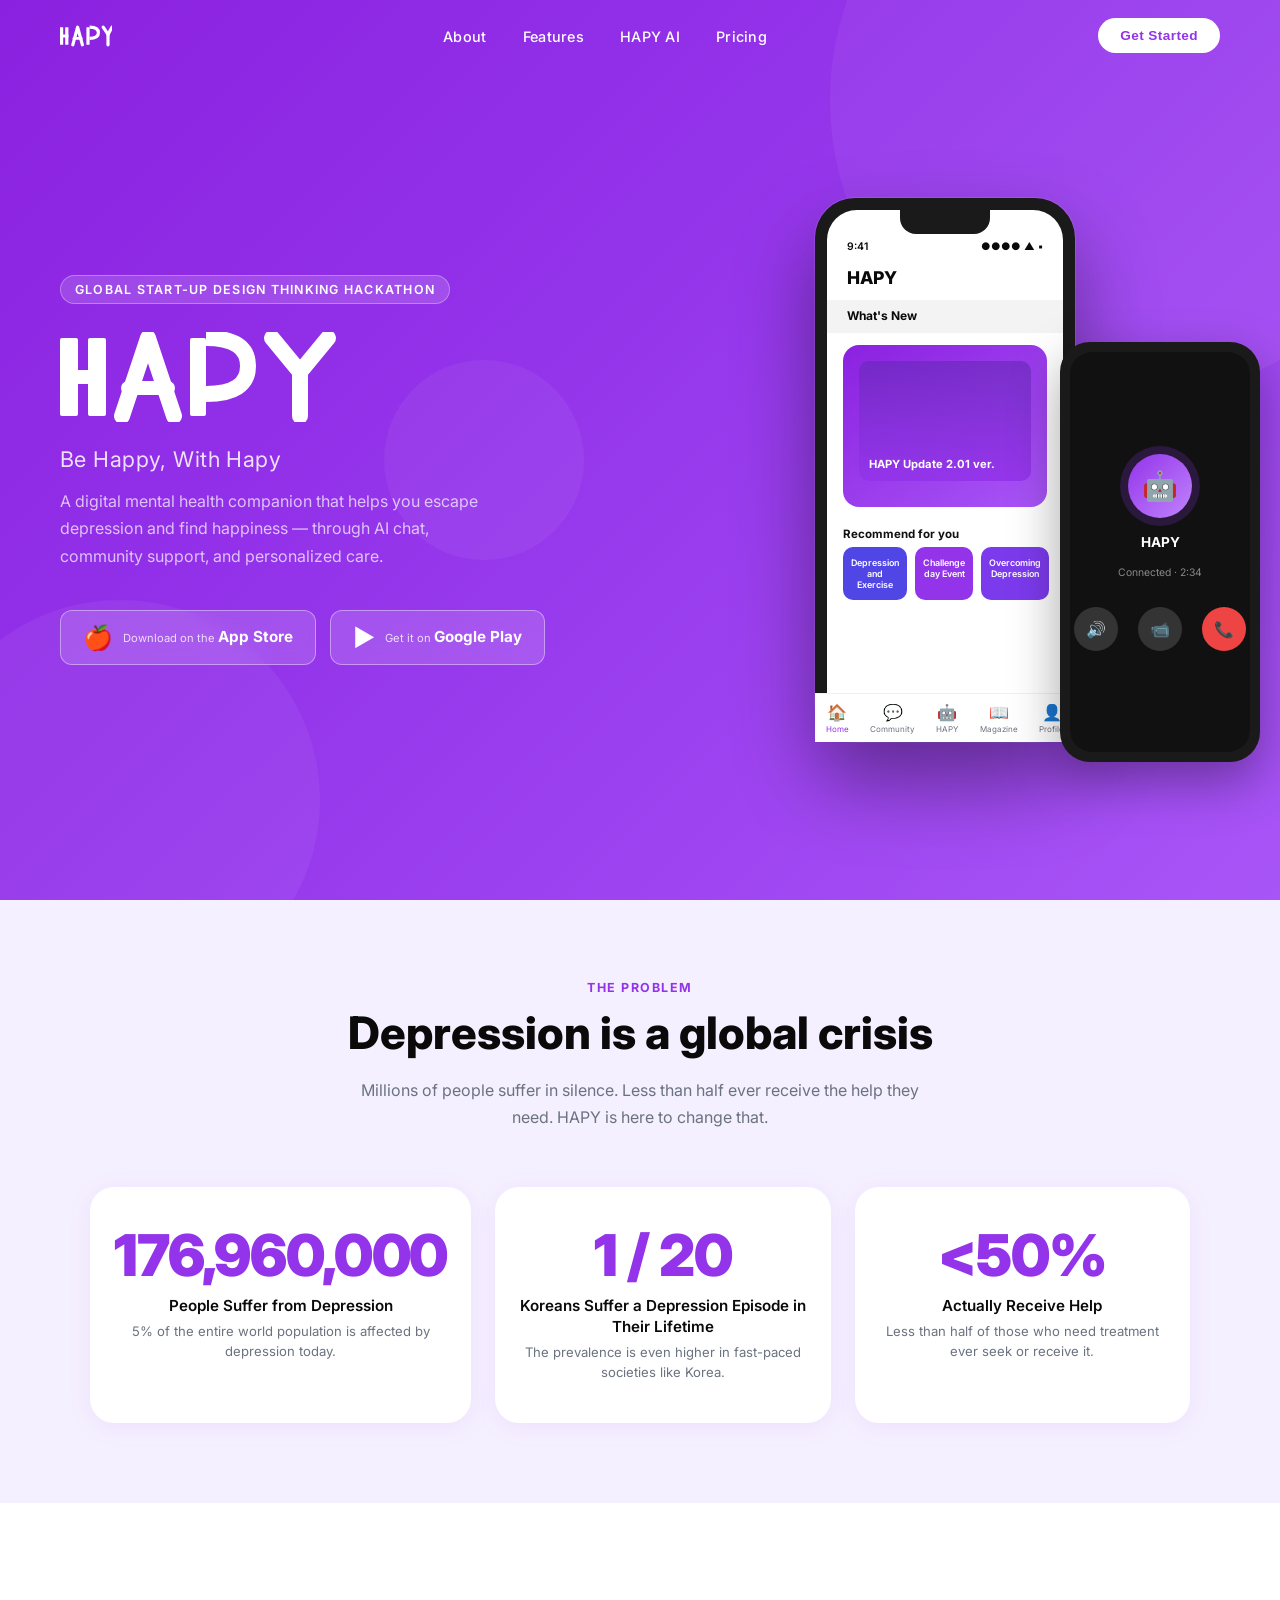
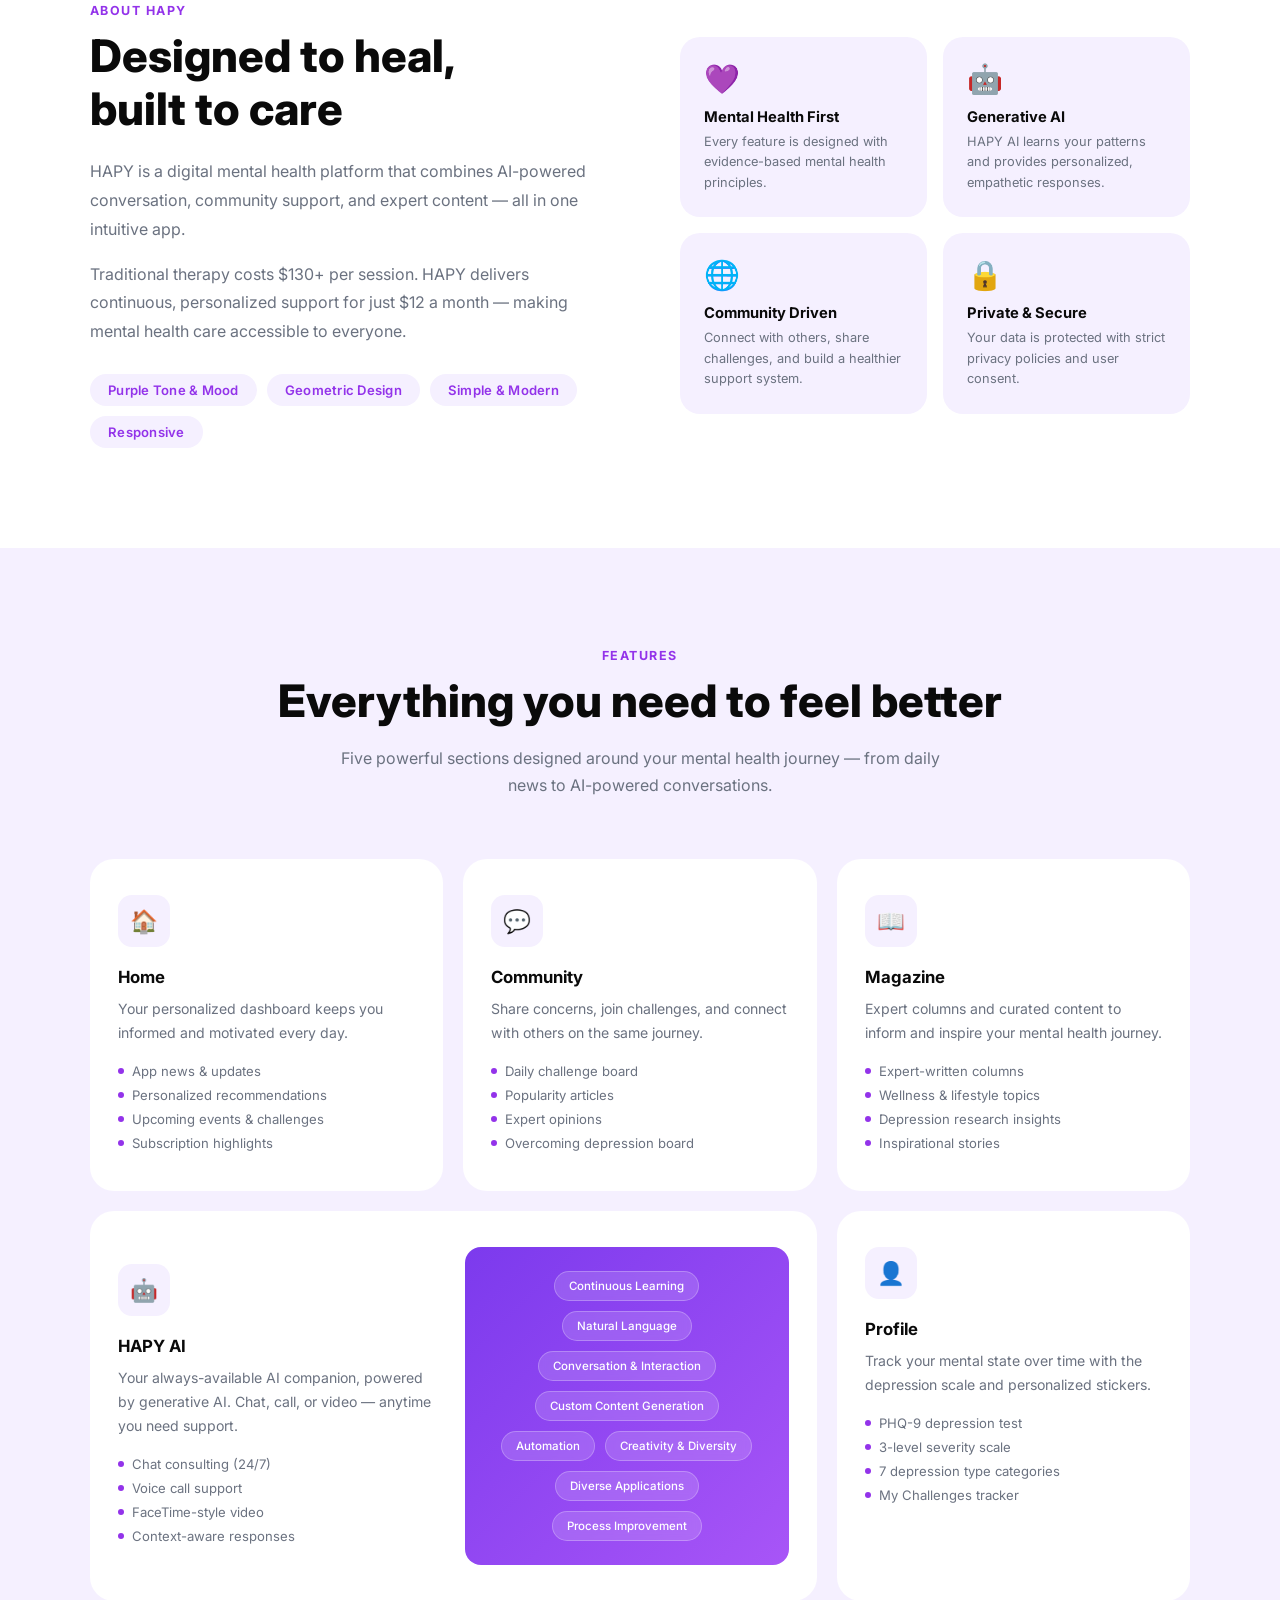
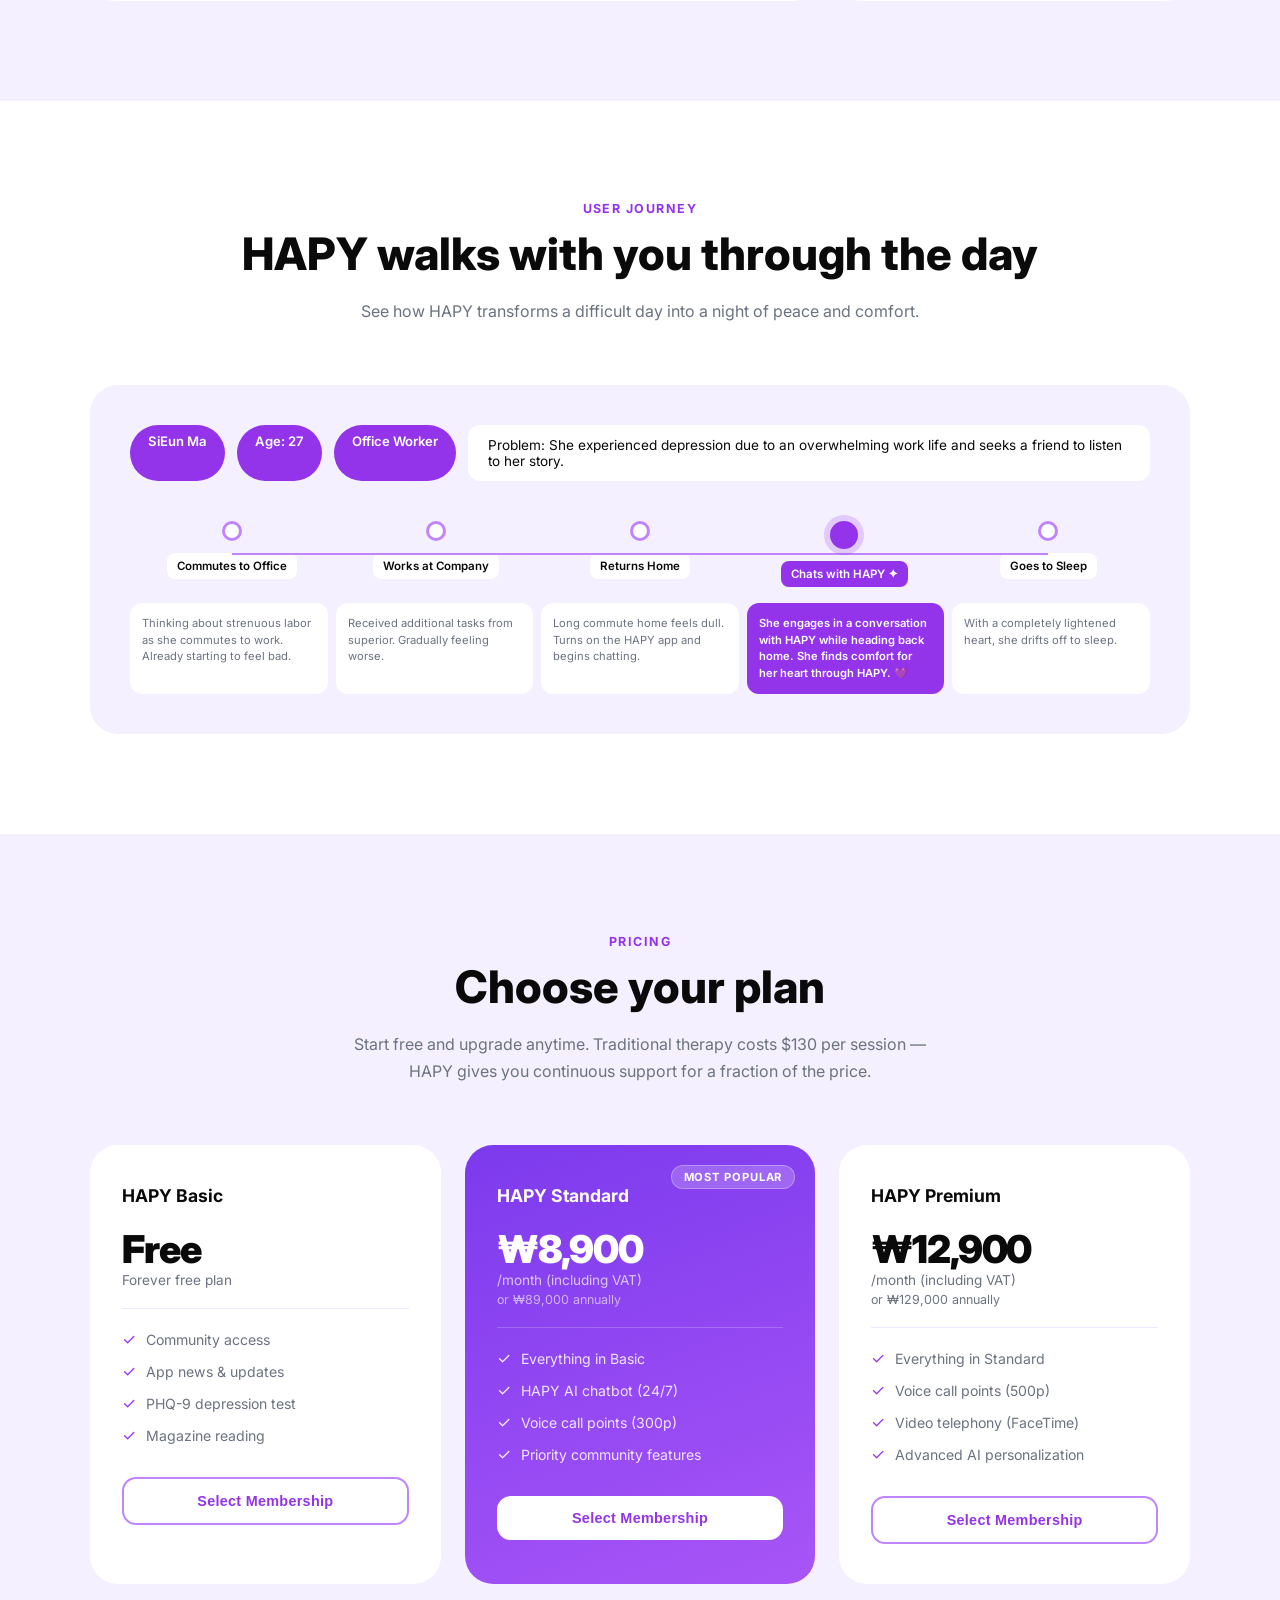
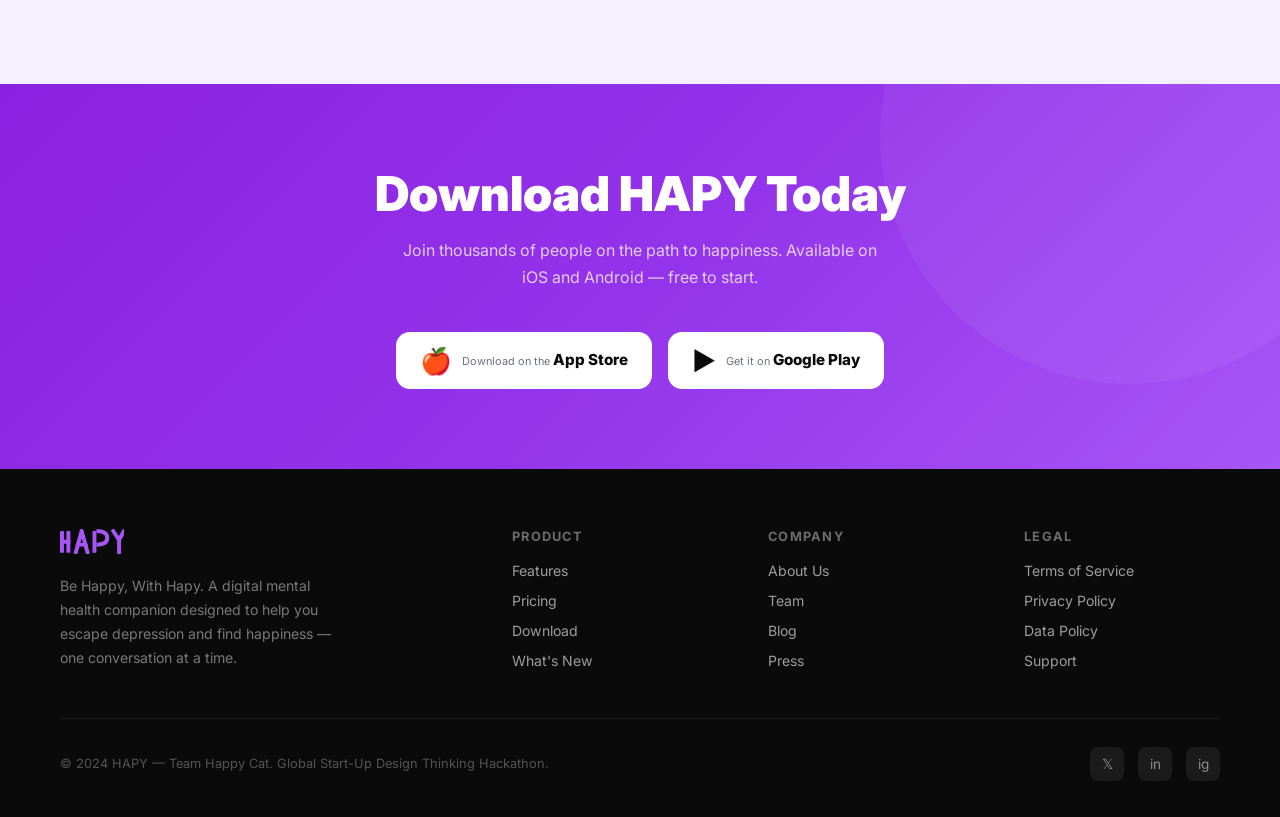
<file: index.html>
<!doctype html>
<html lang="en">
  <head>
    <meta charset="UTF-8" />
    <meta name="viewport" content="width=device-width, initial-scale=1.0" />
    <title>HAPY — Be Happy, With Hapy</title>
    <link rel="preconnect" href="https://fonts.googleapis.com" />
    <link rel="preconnect" href="https://fonts.gstatic.com" crossorigin />
    <link
      href="https://fonts.googleapis.com/css2?family=Inter:wght@300;400;500;600;700;800;900&display=swap"
      rel="stylesheet"
    />
    <style>
      :root {
        --purple: #9333ea;
        --purple-dark: #7c3aed;
        --purple-mid: #a855f7;
        --purple-light: #c084fc;
        --lavender: #f5f0ff;
        --lavender-2: #ede9fe;
        --white: #ffffff;
        --black: #0a0a0a;
        --gray: #6b7280;
        --gray-light: #f9f9f9;
      }
      *,
      *::before,
      *::after {
        margin: 0;
        padding: 0;
        box-sizing: border-box;
      }
      html {
        scroll-behavior: smooth;
      }
      body {
        font-family:
          "Inter",
          -apple-system,
          sans-serif;
        background: var(--white);
        color: var(--black);
        overflow-x: hidden;
      }

      /* ─── SCROLLBAR ─── */
      ::-webkit-scrollbar {
        width: 6px;
      }
      ::-webkit-scrollbar-track {
        background: var(--lavender);
      }
      ::-webkit-scrollbar-thumb {
        background: var(--purple-light);
        border-radius: 3px;
      }

      /* ─── NAV ─── */
      nav {
        position: fixed;
        top: 0;
        left: 0;
        right: 0;
        z-index: 100;
        display: flex;
        align-items: center;
        justify-content: space-between;
        padding: 18px 60px;
        background: transparent;
        transition:
          background 0.3s,
          box-shadow 0.3s,
          padding 0.3s;
      }
      nav.scrolled {
        background: rgba(255, 255, 255, 0.92);
        backdrop-filter: blur(16px);
        box-shadow: 0 2px 24px rgba(147, 51, 234, 0.12);
        padding: 12px 60px;
      }
      .nav-logo {
        display: flex;
        align-items: center;
        gap: 10px;
        cursor: pointer;
        text-decoration: none;
      }
      .nav-logo svg {
        width: 52px;
        height: 28px;
      }
      .nav-links {
        display: flex;
        gap: 36px;
        list-style: none;
      }
      .nav-links a {
        text-decoration: none;
        color: var(--white);
        font-weight: 500;
        font-size: 0.9rem;
        letter-spacing: 0.02em;
        transition: opacity 0.2s;
      }
      nav.scrolled .nav-links a {
        color: var(--black);
      }
      .nav-links a:hover {
        opacity: 0.65;
      }
      .nav-cta {
        background: var(--white);
        color: var(--purple);
        border: none;
        padding: 10px 22px;
        border-radius: 999px;
        font-weight: 700;
        font-size: 0.85rem;
        cursor: pointer;
        transition:
          transform 0.2s,
          box-shadow 0.2s;
        letter-spacing: 0.03em;
      }
      nav.scrolled .nav-cta {
        background: var(--purple);
        color: var(--white);
      }
      .nav-cta:hover {
        transform: translateY(-2px);
        box-shadow: 0 8px 24px rgba(147, 51, 234, 0.35);
      }

      /* ─── HERO ─── */
      .hero {
        min-height: 100vh;
        background: linear-gradient(
          135deg,
          #8b21e0 0%,
          #9333ea 40%,
          #a855f7 100%
        );
        display: flex;
        align-items: center;
        justify-content: center;
        position: relative;
        overflow: hidden;
        padding: 120px 60px 80px;
      }
      .hero-bg-circle {
        position: absolute;
        border-radius: 50%;
        background: rgba(255, 255, 255, 0.05);
      }
      .hero-bg-circle.c1 {
        width: 600px;
        height: 600px;
        top: -200px;
        right: -150px;
      }
      .hero-bg-circle.c2 {
        width: 400px;
        height: 400px;
        bottom: -100px;
        left: -80px;
      }
      .hero-bg-circle.c3 {
        width: 200px;
        height: 200px;
        top: 40%;
        left: 30%;
      }
      .hero-inner {
        display: grid;
        grid-template-columns: 1fr 1fr;
        gap: 60px;
        align-items: center;
        max-width: 1200px;
        width: 100%;
        position: relative;
        z-index: 2;
      }
      .hero-text {
        color: var(--white);
      }
      .hero-label {
        display: inline-block;
        background: rgba(255, 255, 255, 0.15);
        border: 1px solid rgba(255, 255, 255, 0.3);
        color: var(--white);
        font-size: 0.78rem;
        font-weight: 600;
        padding: 6px 14px;
        border-radius: 999px;
        letter-spacing: 0.1em;
        text-transform: uppercase;
        margin-bottom: 28px;
      }
      .hero-logo-wrap {
        margin-bottom: 20px;
      }
      .hero-logo-wrap svg {
        width: 320px;
        height: auto;
      }
      .hero-tagline {
        font-size: 1.35rem;
        font-weight: 400;
        opacity: 0.85;
        margin-bottom: 16px;
        letter-spacing: 0.02em;
      }
      .hero-desc {
        font-size: 1rem;
        opacity: 0.7;
        line-height: 1.7;
        max-width: 440px;
        margin-bottom: 40px;
      }
      .hero-btns {
        display: flex;
        gap: 14px;
        flex-wrap: wrap;
      }
      .btn-store {
        display: flex;
        align-items: center;
        gap: 10px;
        background: rgba(255, 255, 255, 0.15);
        border: 1.5px solid rgba(255, 255, 255, 0.4);
        color: var(--white);
        padding: 12px 22px;
        border-radius: 12px;
        font-size: 0.85rem;
        font-weight: 600;
        cursor: pointer;
        text-decoration: none;
        transition:
          background 0.2s,
          transform 0.2s,
          box-shadow 0.2s;
        backdrop-filter: blur(8px);
      }
      .btn-store:hover {
        background: rgba(255, 255, 255, 0.25);
        transform: translateY(-2px);
        box-shadow: 0 10px 30px rgba(0, 0, 0, 0.2);
      }
      .btn-store .store-icon {
        font-size: 1.5rem;
      }
      .btn-store .store-text {
        text-align: left;
        line-height: 1.3;
      }
      .btn-store .store-sub {
        font-size: 0.7rem;
        font-weight: 400;
        opacity: 0.8;
      }
      .btn-store .store-name {
        font-size: 0.95rem;
        font-weight: 700;
      }

      /* phone mockup */
      .hero-phone {
        display: flex;
        justify-content: center;
        align-items: flex-end;
        position: relative;
      }
      .phone-wrap {
        position: relative;
      }
      @keyframes float {
        0%,
        100% {
          transform: translateY(0);
        }
        50% {
          transform: translateY(-16px);
        }
      }
      .phone-outer {
        width: 260px;
        background: #1a1a1a;
        border-radius: 40px;
        padding: 12px;
        box-shadow:
          0 40px 80px rgba(0, 0, 0, 0.4),
          0 0 0 1px rgba(255, 255, 255, 0.1);
        position: relative;
      }
      .phone-inner {
        background: var(--white);
        border-radius: 30px;
        overflow: hidden;
        height: 520px;
      }
      .phone-notch {
        width: 90px;
        height: 24px;
        background: #1a1a1a;
        border-radius: 0 0 16px 16px;
        margin: 0 auto;
        position: relative;
        z-index: 10;
      }
      .phone-screen {
        padding: 0 0 16px;
        height: calc(520px - 24px);
        overflow: hidden;
      }
      .phone-status {
        display: flex;
        justify-content: space-between;
        align-items: center;
        padding: 6px 20px;
        font-size: 0.65rem;
        font-weight: 600;
        color: var(--black);
      }
      .phone-app-header {
        padding: 8px 20px 12px;
        font-size: 1.1rem;
        font-weight: 800;
        color: var(--black);
      }
      .phone-section-title {
        padding: 8px 20px 10px;
        font-size: 0.75rem;
        font-weight: 700;
        color: var(--black);
        background: #f3f3f3;
      }
      .phone-card {
        margin: 12px 16px;
        border-radius: 16px;
        overflow: hidden;
        background: linear-gradient(145deg, #8b21e0, var(--purple-mid));
        padding: 16px;
        color: var(--white);
      }
      .phone-card-img {
        width: 100%;
        height: 120px;
        background: linear-gradient(
          to bottom,
          rgba(100, 40, 180, 0.6),
          rgba(147, 51, 234, 0.9)
        );
        border-radius: 10px;
        margin-bottom: 10px;
        display: flex;
        align-items: flex-end;
        padding: 10px;
        font-size: 0.7rem;
        font-weight: 700;
      }
      .phone-recs {
        padding: 0 16px;
        display: flex;
        gap: 8px;
      }
      .phone-rec-chip {
        flex: 1;
        padding: 10px 8px;
        border-radius: 10px;
        font-size: 0.6rem;
        font-weight: 600;
        color: var(--white);
        text-align: center;
      }
      .chip-1 {
        background: #4f46e5;
      }
      .chip-2 {
        background: var(--purple);
      }
      .chip-3 {
        background: #7c3aed;
      }
      .phone-nav {
        position: absolute;
        bottom: 0;
        left: 0;
        right: 0;
        background: var(--white);
        border-top: 1px solid #f0f0f0;
        display: flex;
        justify-content: space-around;
        padding: 8px 0;
      }
      .phone-nav-item {
        display: flex;
        flex-direction: column;
        align-items: center;
        gap: 2px;
        font-size: 0.5rem;
        color: var(--gray);
        cursor: pointer;
      }
      .phone-nav-item.active {
        color: var(--purple);
      }
      .phone-nav-icon {
        font-size: 1rem;
      }
      /* second phone */
      .phone-wrap-2 {
        position: absolute;
        right: -40px;
        bottom: -20px;
        width: 200px;
      }
      @keyframes float2 {
        0%,
        100% {
          transform: translateY(0) rotate(3deg);
        }
        50% {
          transform: translateY(-12px) rotate(3deg);
        }
      }
      .phone-outer-2 {
        background: #1a1a1a;
        border-radius: 30px;
        padding: 10px;
        box-shadow: 0 20px 50px rgba(0, 0, 0, 0.35);
      }
      .phone-inner-2 {
        background: #111;
        border-radius: 22px;
        height: 400px;
        overflow: hidden;
        display: flex;
        flex-direction: column;
        align-items: center;
        justify-content: center;
        gap: 16px;
        padding: 20px;
      }
      .call-avatar {
        width: 64px;
        height: 64px;
        border-radius: 50%;
        background: linear-gradient(135deg, var(--purple), var(--purple-light));
        display: flex;
        align-items: center;
        justify-content: center;
        font-size: 1.8rem;
        box-shadow: 0 0 0 8px rgba(147, 51, 234, 0.2);
      }
      .call-name {
        color: var(--white);
        font-weight: 700;
        font-size: 0.85rem;
      }
      .call-status {
        color: rgba(255, 255, 255, 0.5);
        font-size: 0.65rem;
      }
      .call-btns {
        display: flex;
        gap: 20px;
        margin-top: 12px;
      }
      .call-btn {
        width: 44px;
        height: 44px;
        border-radius: 50%;
        display: flex;
        align-items: center;
        justify-content: center;
        font-size: 1rem;
      }
      .call-btn.audio {
        background: rgba(255, 255, 255, 0.15);
      }
      .call-btn.video {
        background: rgba(255, 255, 255, 0.15);
      }
      .call-btn.end {
        background: #ef4444;
      }

      /* ─── STATS ─── */
      .stats {
        background: var(--lavender);
        padding: 80px 60px;
      }
      .stats-inner {
        max-width: 1100px;
        margin: 0 auto;
        text-align: center;
      }
      .section-eyebrow {
        font-size: 0.78rem;
        font-weight: 700;
        letter-spacing: 0.12em;
        text-transform: uppercase;
        color: var(--purple);
        margin-bottom: 12px;
      }
      .section-title {
        font-size: clamp(1.8rem, 4vw, 2.8rem);
        font-weight: 800;
        color: var(--black);
        line-height: 1.2;
        margin-bottom: 16px;
      }
      .section-desc {
        font-size: 1rem;
        color: var(--gray);
        line-height: 1.7;
        max-width: 600px;
        margin: 0 auto 56px;
      }
      .stats-grid {
        display: grid;
        grid-template-columns: repeat(3, 1fr);
        gap: 24px;
      }
      .stat-card {
        background: var(--white);
        border-radius: 24px;
        padding: 40px 24px;
        box-shadow: 0 4px 24px rgba(147, 51, 234, 0.08);
        transition:
          transform 0.3s,
          box-shadow 0.3s;
      }
      .stat-card:hover {
        transform: translateY(-6px);
        box-shadow: 0 16px 48px rgba(147, 51, 234, 0.16);
      }
      .stat-num {
        font-size: clamp(2.4rem, 5vw, 3.6rem);
        font-weight: 900;
        color: var(--purple);
        line-height: 1;
        margin-bottom: 10px;
        letter-spacing: -0.02em;
      }
      .stat-label {
        font-size: 0.95rem;
        color: var(--black);
        font-weight: 600;
        line-height: 1.4;
      }
      .stat-sub {
        font-size: 0.82rem;
        color: var(--gray);
        margin-top: 6px;
        line-height: 1.5;
      }

      /* ─── ABOUT ─── */
      .about {
        padding: 100px 60px;
        background: var(--white);
      }
      .about-inner {
        max-width: 1100px;
        margin: 0 auto;
        display: grid;
        grid-template-columns: 1fr 1fr;
        gap: 80px;
        align-items: center;
      }
      .about-text .section-eyebrow,
      .about-text .section-title {
        text-align: left;
      }
      .about-text .section-title {
        margin-bottom: 20px;
      }
      .about-text p {
        font-size: 1rem;
        color: var(--gray);
        line-height: 1.8;
        margin-bottom: 16px;
      }
      .about-tags {
        display: flex;
        flex-wrap: wrap;
        gap: 10px;
        margin-top: 28px;
      }
      .about-tag {
        background: var(--lavender);
        color: var(--purple);
        padding: 8px 18px;
        border-radius: 999px;
        font-size: 0.82rem;
        font-weight: 600;
        letter-spacing: 0.02em;
      }
      .about-cards {
        display: grid;
        grid-template-columns: 1fr 1fr;
        gap: 16px;
      }
      .about-card {
        background: var(--lavender);
        border-radius: 20px;
        padding: 24px;
        transition: transform 0.3s;
      }
      .about-card:hover {
        transform: translateY(-4px);
      }
      .about-card-icon {
        font-size: 1.8rem;
        margin-bottom: 12px;
      }
      .about-card h4 {
        font-size: 0.92rem;
        font-weight: 700;
        color: var(--black);
        margin-bottom: 6px;
      }
      .about-card p {
        font-size: 0.8rem;
        color: var(--gray);
        line-height: 1.6;
      }

      /* ─── FEATURES ─── */
      .features {
        background: var(--lavender);
        padding: 100px 60px;
      }
      .features-inner {
        max-width: 1100px;
        margin: 0 auto;
        text-align: center;
      }
      .features-grid {
        display: grid;
        grid-template-columns: repeat(3, 1fr);
        gap: 20px;
        margin-top: 60px;
      }
      .feature-card {
        background: var(--white);
        border-radius: 24px;
        padding: 36px 28px;
        text-align: left;
        transition:
          transform 0.3s,
          box-shadow 0.3s;
        cursor: default;
        position: relative;
        overflow: hidden;
      }
      .feature-card::before {
        content: "";
        position: absolute;
        top: 0;
        left: 0;
        right: 0;
        height: 4px;
        background: linear-gradient(90deg, var(--purple), var(--purple-light));
        transform: scaleX(0);
        transform-origin: left;
        transition: transform 0.3s;
      }
      .feature-card:hover::before {
        transform: scaleX(1);
      }
      .feature-card:hover {
        transform: translateY(-6px);
        box-shadow: 0 20px 60px rgba(147, 51, 234, 0.14);
      }
      .feature-icon {
        width: 52px;
        height: 52px;
        border-radius: 14px;
        background: var(--lavender);
        display: flex;
        align-items: center;
        justify-content: center;
        font-size: 1.4rem;
        margin-bottom: 20px;
      }
      .feature-card h3 {
        font-size: 1.05rem;
        font-weight: 700;
        margin-bottom: 10px;
      }
      .feature-card p {
        font-size: 0.88rem;
        color: var(--gray);
        line-height: 1.7;
      }
      .feature-list {
        margin-top: 14px;
        padding-left: 0;
        list-style: none;
      }
      .feature-list li {
        font-size: 0.82rem;
        color: var(--gray);
        padding: 4px 0;
        display: flex;
        align-items: center;
        gap: 8px;
      }
      .feature-list li::before {
        content: "";
        width: 6px;
        height: 6px;
        border-radius: 50%;
        background: var(--purple);
        flex-shrink: 0;
      }
      /* special large card */
      .feature-card.large {
        grid-column: span 2;
        display: grid;
        grid-template-columns: 1fr 1fr;
        gap: 24px;
        align-items: center;
      }
      .feature-ai-visual {
        background: linear-gradient(
          135deg,
          var(--purple-dark),
          var(--purple-mid)
        );
        border-radius: 16px;
        padding: 24px;
        display: flex;
        flex-wrap: wrap;
        gap: 10px;
        justify-content: center;
      }
      .ai-bubble {
        background: rgba(255, 255, 255, 0.15);
        border: 1px solid rgba(255, 255, 255, 0.25);
        color: var(--white);
        font-size: 0.72rem;
        font-weight: 500;
        padding: 7px 14px;
        border-radius: 999px;
        backdrop-filter: blur(4px);
      }

      /* ─── JOURNEY ─── */
      .journey {
        background: var(--white);
        padding: 100px 60px;
      }
      .journey-inner {
        max-width: 1100px;
        margin: 0 auto;
        text-align: center;
      }
      .journey-map {
        margin-top: 60px;
        background: var(--lavender);
        border-radius: 28px;
        padding: 40px;
        position: relative;
      }
      .journey-persona {
        display: flex;
        gap: 12px;
        margin-bottom: 40px;
        flex-wrap: wrap;
      }
      .persona-chip {
        background: var(--purple);
        color: var(--white);
        padding: 8px 18px;
        border-radius: 999px;
        font-size: 0.82rem;
        font-weight: 600;
      }
      .persona-problem {
        background: var(--white);
        padding: 12px 20px;
        border-radius: 12px;
        font-size: 0.85rem;
        color: var(--black);
        text-align: left;
        flex: 1;
      }
      .journey-timeline {
        display: grid;
        grid-template-columns: repeat(5, 1fr);
        gap: 0;
        position: relative;
      }
      .journey-timeline::before {
        content: "";
        position: absolute;
        top: 32px;
        left: 10%;
        right: 10%;
        height: 2px;
        background: var(--purple-light);
      }
      .journey-step {
        display: flex;
        flex-direction: column;
        align-items: center;
        gap: 12px;
        padding: 0 8px;
      }
      .journey-dot {
        width: 20px;
        height: 20px;
        border-radius: 50%;
        background: var(--white);
        border: 3px solid var(--purple-light);
        position: relative;
        z-index: 2;
        flex-shrink: 0;
        transition: transform 0.3s;
      }
      .journey-dot.highlight {
        background: var(--purple);
        border-color: var(--purple);
        width: 28px;
        height: 28px;
        box-shadow: 0 0 0 6px rgba(147, 51, 234, 0.2);
      }
      .journey-stage {
        font-size: 0.72rem;
        font-weight: 600;
        color: var(--black);
        text-align: center;
        padding: 6px 10px;
        background: var(--white);
        border-radius: 8px;
      }
      .journey-cards {
        display: grid;
        grid-template-columns: repeat(5, 1fr);
        gap: 8px;
        margin-top: 16px;
      }
      .j-card {
        background: var(--white);
        border-radius: 12px;
        padding: 12px;
        font-size: 0.7rem;
        color: var(--gray);
        line-height: 1.5;
        text-align: left;
      }
      .j-card.highlight {
        background: var(--purple);
        color: var(--white);
        font-weight: 600;
      }

      /* ─── PRICING ─── */
      .pricing {
        background: var(--lavender);
        padding: 100px 60px;
      }
      .pricing-inner {
        max-width: 1100px;
        margin: 0 auto;
        text-align: center;
      }
      .pricing-grid {
        display: grid;
        grid-template-columns: repeat(3, 1fr);
        gap: 24px;
        margin-top: 60px;
      }
      .pricing-card {
        background: var(--white);
        border-radius: 28px;
        padding: 40px 32px;
        text-align: left;
        position: relative;
        overflow: hidden;
        transition:
          transform 0.3s,
          box-shadow 0.3s;
      }
      .pricing-card:hover {
        transform: translateY(-8px);
        box-shadow: 0 24px 64px rgba(147, 51, 234, 0.18);
      }
      .pricing-card.popular {
        background: linear-gradient(
          160deg,
          var(--purple-dark) 0%,
          var(--purple-mid) 100%
        );
        color: var(--white);
      }
      .popular-badge {
        position: absolute;
        top: 20px;
        right: 20px;
        background: rgba(255, 255, 255, 0.2);
        color: var(--white);
        font-size: 0.7rem;
        font-weight: 700;
        padding: 4px 12px;
        border-radius: 999px;
        letter-spacing: 0.08em;
        text-transform: uppercase;
        border: 1px solid rgba(255, 255, 255, 0.3);
      }
      .plan-name {
        font-size: 1.1rem;
        font-weight: 700;
        margin-bottom: 6px;
      }
      .pricing-card.popular .plan-name {
        color: var(--white);
      }
      .plan-price-wrap {
        margin: 20px 0;
      }
      .plan-price {
        font-size: 2.4rem;
        font-weight: 900;
        letter-spacing: -0.03em;
        color: var(--black);
      }
      .pricing-card.popular .plan-price {
        color: var(--white);
      }
      .plan-period {
        font-size: 0.85rem;
        color: var(--gray);
        font-weight: 400;
      }
      .pricing-card.popular .plan-period {
        color: rgba(255, 255, 255, 0.7);
      }
      .plan-annual {
        font-size: 0.78rem;
        color: var(--gray);
        margin-top: 4px;
      }
      .pricing-card.popular .plan-annual {
        color: rgba(255, 255, 255, 0.6);
      }
      .plan-divider {
        height: 1px;
        background: var(--lavender-2);
        margin: 20px 0;
      }
      .pricing-card.popular .plan-divider {
        background: rgba(255, 255, 255, 0.2);
      }
      .plan-features {
        list-style: none;
        display: flex;
        flex-direction: column;
        gap: 12px;
      }
      .plan-features li {
        display: flex;
        align-items: center;
        gap: 10px;
        font-size: 0.88rem;
        color: var(--gray);
      }
      .pricing-card.popular .plan-features li {
        color: rgba(255, 255, 255, 0.85);
      }
      .plan-features li .check {
        color: var(--purple);
        font-size: 1rem;
        flex-shrink: 0;
      }
      .pricing-card.popular .plan-features li .check {
        color: rgba(255, 255, 255, 0.9);
      }
      .plan-btn {
        width: 100%;
        margin-top: 32px;
        padding: 14px;
        border-radius: 14px;
        border: none;
        cursor: pointer;
        font-size: 0.9rem;
        font-weight: 700;
        letter-spacing: 0.02em;
        transition:
          transform 0.2s,
          box-shadow 0.2s;
      }
      .plan-btn:hover {
        transform: translateY(-2px);
        box-shadow: 0 8px 24px rgba(147, 51, 234, 0.3);
      }
      .plan-btn-outline {
        background: transparent;
        color: var(--purple);
        border: 2px solid var(--purple-light);
      }
      .plan-btn-outline:hover {
        background: var(--lavender);
      }
      .plan-btn-solid {
        background: var(--white);
        color: var(--purple);
      }

      /* ─── CTA BAND ─── */
      .cta-band {
        background: linear-gradient(
          135deg,
          #8b21e0 0%,
          #9333ea 50%,
          #a855f7 100%
        );
        padding: 80px 60px;
        text-align: center;
        position: relative;
        overflow: hidden;
      }
      .cta-band::before {
        content: "";
        position: absolute;
        width: 500px;
        height: 500px;
        border-radius: 50%;
        background: rgba(255, 255, 255, 0.05);
        top: -200px;
        right: -100px;
      }
      .cta-band h2 {
        font-size: clamp(2rem, 4vw, 3rem);
        font-weight: 900;
        color: var(--white);
        margin-bottom: 14px;
        position: relative;
      }
      .cta-band p {
        color: rgba(255, 255, 255, 0.75);
        font-size: 1rem;
        line-height: 1.7;
        max-width: 500px;
        margin: 0 auto 40px;
        position: relative;
      }
      .cta-store-btns {
        display: flex;
        gap: 16px;
        justify-content: center;
        flex-wrap: wrap;
        position: relative;
      }
      .cta-store-btn {
        display: flex;
        align-items: center;
        gap: 10px;
        background: var(--white);
        color: var(--black);
        padding: 13px 24px;
        border-radius: 14px;
        font-weight: 700;
        font-size: 0.88rem;
        text-decoration: none;
        transition:
          transform 0.2s,
          box-shadow 0.2s;
      }
      .cta-store-btn:hover {
        transform: translateY(-3px);
        box-shadow: 0 12px 32px rgba(0, 0, 0, 0.25);
      }
      .cta-store-btn .icon {
        font-size: 1.6rem;
      }
      .cta-store-btn .text {
        text-align: left;
        line-height: 1.3;
      }
      .cta-store-btn .sub {
        font-size: 0.68rem;
        color: var(--gray);
        font-weight: 400;
      }
      .cta-store-btn .name {
        font-size: 0.95rem;
        font-weight: 800;
      }

      /* ─── FOOTER ─── */
      footer {
        background: #0a0a0a;
        padding: 60px 60px 36px;
        color: rgba(255, 255, 255, 0.6);
      }
      .footer-top {
        display: grid;
        grid-template-columns: 2fr 1fr 1fr 1fr;
        gap: 60px;
        margin-bottom: 48px;
      }
      .footer-brand p {
        font-size: 0.88rem;
        line-height: 1.7;
        color: rgba(255, 255, 255, 0.45);
        max-width: 280px;
        margin-top: 16px;
      }
      .footer-col h5 {
        font-size: 0.8rem;
        font-weight: 700;
        letter-spacing: 0.1em;
        text-transform: uppercase;
        color: rgba(255, 255, 255, 0.4);
        margin-bottom: 16px;
      }
      .footer-col ul {
        list-style: none;
        display: flex;
        flex-direction: column;
        gap: 10px;
      }
      .footer-col ul a {
        text-decoration: none;
        color: rgba(255, 255, 255, 0.6);
        font-size: 0.88rem;
        transition: color 0.2s;
      }
      .footer-col ul a:hover {
        color: var(--purple-light);
      }
      .footer-bottom {
        border-top: 1px solid rgba(255, 255, 255, 0.08);
        padding-top: 28px;
        display: flex;
        justify-content: space-between;
        align-items: center;
        flex-wrap: wrap;
        gap: 12px;
      }
      .footer-bottom p {
        font-size: 0.8rem;
        color: rgba(255, 255, 255, 0.3);
      }
      .footer-social {
        display: flex;
        gap: 14px;
      }
      .social-btn {
        width: 34px;
        height: 34px;
        border-radius: 8px;
        background: rgba(255, 255, 255, 0.07);
        display: flex;
        align-items: center;
        justify-content: center;
        font-size: 0.85rem;
        text-decoration: none;
        color: rgba(255, 255, 255, 0.5);
        transition:
          background 0.2s,
          color 0.2s;
      }
      .social-btn:hover {
        background: var(--purple);
        color: var(--white);
      }

      /* ─── ANIMATIONS ─── */
      .fade-in {
        opacity: 0;
        transform: translateY(30px);
        transition:
          opacity 0.7s ease,
          transform 0.7s ease;
      }
      .fade-in.visible {
        opacity: 1;
        transform: translateY(0);
      }
      .fade-in-delay-1 {
        transition-delay: 0.1s;
      }
      .fade-in-delay-2 {
        transition-delay: 0.2s;
      }
      .fade-in-delay-3 {
        transition-delay: 0.3s;
      }
      .fade-in-delay-4 {
        transition-delay: 0.4s;
      }
      .fade-in-delay-5 {
        transition-delay: 0.5s;
      }

      /* ─── RESPONSIVE ─── */
      @media (max-width: 1024px) {
        nav {
          padding: 16px 32px;
        }
        nav.scrolled {
          padding: 12px 32px;
        }
        .hero {
          padding: 100px 32px 60px;
        }
        .hero-inner {
          grid-template-columns: 1fr;
          gap: 40px;
          text-align: center;
        }
        .hero-logo-wrap svg {
          width: 240px;
        }
        .hero-desc {
          max-width: 100%;
        }
        .hero-btns {
          justify-content: center;
        }
        .hero-phone {
          justify-content: center;
        }
        .phone-wrap-2 {
          display: none;
        }
        .about {
          padding: 70px 32px;
        }
        .about-inner {
          grid-template-columns: 1fr;
          gap: 40px;
        }
        .stats,
        .features,
        .journey,
        .pricing,
        .cta-band {
          padding: 70px 32px;
        }
        .stats-grid {
          grid-template-columns: 1fr;
          gap: 16px;
        }
        .features-grid {
          grid-template-columns: 1fr 1fr;
        }
        .feature-card.large {
          grid-column: span 2;
        }
        .pricing-grid {
          grid-template-columns: 1fr;
          max-width: 440px;
          margin: 60px auto 0;
        }
        .footer-top {
          grid-template-columns: 1fr 1fr;
          gap: 32px;
        }
      }
      @media (max-width: 640px) {
        nav {
          padding: 14px 20px;
        }
        nav.scrolled {
          padding: 10px 20px;
        }
        .nav-links {
          display: none;
        }
        .hero {
          padding: 90px 20px 50px;
        }
        .hero-logo-wrap svg {
          width: 180px;
        }
        .stats,
        .features,
        .journey,
        .pricing,
        .cta-band {
          padding: 60px 20px;
        }
        .about {
          padding: 60px 20px;
        }
        .features-grid {
          grid-template-columns: 1fr;
        }
        .feature-card.large {
          grid-column: span 1;
          display: block;
        }
        .journey-timeline {
          grid-template-columns: 1fr 1fr;
        }
        .journey-timeline::before {
          display: none;
        }
        .journey-cards {
          grid-template-columns: 1fr 1fr;
        }
        .footer-top {
          grid-template-columns: 1fr;
          gap: 24px;
        }
        footer {
          padding: 48px 20px 28px;
        }
        .footer-bottom {
          flex-direction: column;
          text-align: center;
        }
      }
    </style>
  </head>
  <body>
    <!-- ─── NAVIGATION ─── -->
    <nav id="navbar">
      <a class="nav-logo" href="#">
        <!-- HAPY SVG Logo (geometric) -->
        <svg
          viewBox="0 0 130 52"
          fill="none"
          xmlns="http://www.w3.org/2000/svg"
        >
          <!-- H (double bar style) -->
          <rect x="0" y="4" width="8" height="44" rx="1" fill="white" />
          <rect x="13" y="4" width="8" height="44" rx="1" fill="white" />
          <rect x="0" y="22" width="21" height="8" rx="1" fill="white" />
          <!-- A -->
          <path
            d="M32 48 L44 4 L56 48"
            stroke="white"
            stroke-width="8"
            stroke-linejoin="round"
            fill="none"
            stroke-linecap="round"
          />
          <line
            x1="35"
            y1="32"
            x2="53"
            y2="32"
            stroke="white"
            stroke-width="7"
            stroke-linecap="round"
          />
          <!-- P -->
          <rect x="66" y="4" width="8" height="44" rx="1" fill="white" />
          <path
            d="M74 4 Q96 4 96 18 Q96 32 74 32"
            stroke="white"
            stroke-width="8"
            stroke-linejoin="round"
            fill="none"
          />
          <!-- Y -->
          <line
            x1="108"
            y1="4"
            x2="120"
            y2="22"
            stroke="white"
            stroke-width="8"
            stroke-linecap="round"
          />
          <line
            x1="130"
            y1="4"
            x2="120"
            y2="22"
            stroke="white"
            stroke-width="8"
            stroke-linecap="round"
          />
          <line
            x1="120"
            y1="22"
            x2="120"
            y2="48"
            stroke="white"
            stroke-width="8"
            stroke-linecap="round"
          />
        </svg>
      </a>
      <ul class="nav-links">
        <li><a href="#about">About</a></li>
        <li><a href="#features">Features</a></li>
        <li><a href="#ai">HAPY AI</a></li>
        <li><a href="#pricing">Pricing</a></li>
      </ul>
      <button
        class="nav-cta"
        onclick="
          document
            .getElementById('pricing')
            .scrollIntoView({ behavior: 'smooth' })
        "
      >
        Get Started
      </button>
    </nav>

    <!-- ─── HERO ─── -->
    <section class="hero" id="home">
      <div class="hero-bg-circle c1"></div>
      <div class="hero-bg-circle c2"></div>
      <div class="hero-bg-circle c3"></div>
      <div class="hero-inner">
        <div class="hero-text">
          <div class="hero-label">
            Global Start-Up Design Thinking Hackathon
          </div>
          <div class="hero-logo-wrap">
            <svg
              viewBox="0 0 320 90"
              fill="none"
              xmlns="http://www.w3.org/2000/svg"
            >
              <rect x="0" y="6" width="18" height="78" rx="2" fill="white" />
              <rect x="28" y="6" width="18" height="78" rx="2" fill="white" />
              <rect x="0" y="38" width="46" height="14" rx="2" fill="white" />
              <path
                d="M62 84 L88 6 L114 84"
                stroke="white"
                stroke-width="16"
                stroke-linejoin="round"
                fill="none"
                stroke-linecap="round"
              />
              <line
                x1="68"
                y1="56"
                x2="108"
                y2="56"
                stroke="white"
                stroke-width="14"
                stroke-linecap="round"
              />
              <rect x="130" y="6" width="16" height="78" rx="2" fill="white" />
              <path
                d="M146 6 Q188 6 188 34 Q188 62 146 62"
                stroke="white"
                stroke-width="16"
                stroke-linejoin="round"
                fill="none"
              />
              <line
                x1="212"
                y1="6"
                x2="240"
                y2="40"
                stroke="white"
                stroke-width="16"
                stroke-linecap="round"
              />
              <line
                x1="268"
                y1="6"
                x2="240"
                y2="40"
                stroke="white"
                stroke-width="16"
                stroke-linecap="round"
              />
              <line
                x1="240"
                y1="40"
                x2="240"
                y2="84"
                stroke="white"
                stroke-width="16"
                stroke-linecap="round"
              />
            </svg>
          </div>
          <p class="hero-tagline">Be Happy, With Hapy</p>
          <p class="hero-desc">
            A digital mental health companion that helps you escape depression
            and find happiness — through AI chat, community support, and
            personalized care.
          </p>
          <div class="hero-btns">
            <a class="btn-store" href="#">
              <span class="store-icon">🍎</span>
              <span class="store-text">
                <span class="store-sub">Download on the</span>
                <span class="store-name">App Store</span>
              </span>
            </a>
            <a class="btn-store" href="#">
              <span class="store-icon">▶</span>
              <span class="store-text">
                <span class="store-sub">Get it on</span>
                <span class="store-name">Google Play</span>
              </span>
            </a>
          </div>
        </div>
        <div class="hero-phone">
          <div class="phone-wrap">
            <div class="phone-outer">
              <div class="phone-inner">
                <div class="phone-notch"></div>
                <div class="phone-screen">
                  <div class="phone-status">
                    <span>9:41</span>
                    <span>●●●● ▲ ▪</span>
                  </div>
                  <div class="phone-app-header">HAPY</div>
                  <div class="phone-section-title">What's New</div>
                  <div class="phone-card">
                    <div class="phone-card-img">HAPY Update 2.01 ver.</div>
                  </div>
                  <div
                    style="
                      padding: 8px 16px 6px;
                      font-size: 0.72rem;
                      font-weight: 700;
                      color: #111;
                    "
                  >
                    Recommend for you
                  </div>
                  <div class="phone-recs">
                    <div
                      class="phone-rec-chip chip-1"
                      style="font-size: 0.56rem"
                    >
                      Depression and Exercise
                    </div>
                    <div
                      class="phone-rec-chip chip-2"
                      style="font-size: 0.56rem"
                    >
                      Challenge day Event
                    </div>
                    <div
                      class="phone-rec-chip chip-3"
                      style="font-size: 0.56rem"
                    >
                      Overcoming Depression
                    </div>
                  </div>
                  <div class="phone-nav">
                    <div class="phone-nav-item active">
                      <span class="phone-nav-icon">🏠</span>
                      <span>Home</span>
                    </div>
                    <div class="phone-nav-item">
                      <span class="phone-nav-icon">💬</span>
                      <span>Community</span>
                    </div>
                    <div class="phone-nav-item">
                      <span class="phone-nav-icon">🤖</span>
                      <span>HAPY</span>
                    </div>
                    <div class="phone-nav-item">
                      <span class="phone-nav-icon">📖</span>
                      <span>Magazine</span>
                    </div>
                    <div class="phone-nav-item">
                      <span class="phone-nav-icon">👤</span>
                      <span>Profile</span>
                    </div>
                  </div>
                </div>
              </div>
            </div>
          </div>
          <div class="phone-wrap-2">
            <div class="phone-outer-2">
              <div class="phone-inner-2">
                <div class="call-avatar">🤖</div>
                <div class="call-name">HAPY</div>
                <div class="call-status">Connected · 2:34</div>
                <div class="call-btns">
                  <div class="call-btn audio">🔊</div>
                  <div class="call-btn video">📹</div>
                  <div class="call-btn end">📞</div>
                </div>
              </div>
            </div>
          </div>
        </div>
      </div>
    </section>

    <!-- ─── STATS ─── -->
    <section class="stats" id="stats">
      <div class="stats-inner">
        <div class="section-eyebrow fade-in">The Problem</div>
        <h2 class="section-title fade-in fade-in-delay-1">
          Depression is a global crisis
        </h2>
        <p class="section-desc fade-in fade-in-delay-2">
          Millions of people suffer in silence. Less than half ever receive the
          help they need. HAPY is here to change that.
        </p>
        <div class="stats-grid">
          <div class="stat-card fade-in fade-in-delay-1">
            <div class="stat-num" data-target="280000000">0</div>
            <div class="stat-label">People Suffer from Depression</div>
            <div class="stat-sub">
              5% of the entire world population is affected by depression today.
            </div>
          </div>
          <div class="stat-card fade-in fade-in-delay-2">
            <div class="stat-num">1 / 20</div>
            <div class="stat-label">
              Koreans Suffer a Depression Episode in Their Lifetime
            </div>
            <div class="stat-sub">
              The prevalence is even higher in fast-paced societies like Korea.
            </div>
          </div>
          <div class="stat-card fade-in fade-in-delay-3">
            <div class="stat-num">&lt;50%</div>
            <div class="stat-label">Actually Receive Help</div>
            <div class="stat-sub">
              Less than half of those who need treatment ever seek or receive
              it.
            </div>
          </div>
        </div>
      </div>
    </section>

    <!-- ─── ABOUT ─── -->
    <section class="about" id="about">
      <div class="about-inner">
        <div class="about-text">
          <div class="section-eyebrow fade-in">About HAPY</div>
          <h2 class="section-title fade-in fade-in-delay-1">
            Designed to heal,<br />built to care
          </h2>
          <p class="fade-in fade-in-delay-2">
            HAPY is a digital mental health platform that combines AI-powered
            conversation, community support, and expert content — all in one
            intuitive app.
          </p>
          <p class="fade-in fade-in-delay-3">
            Traditional therapy costs $130+ per session. HAPY delivers
            continuous, personalized support for just $12 a month — making
            mental health care accessible to everyone.
          </p>
          <div class="about-tags fade-in fade-in-delay-4">
            <span class="about-tag">Purple Tone & Mood</span>
            <span class="about-tag">Geometric Design</span>
            <span class="about-tag">Simple & Modern</span>
            <span class="about-tag">Responsive</span>
          </div>
        </div>
        <div class="about-cards fade-in fade-in-delay-2">
          <div class="about-card">
            <div class="about-card-icon">💜</div>
            <h4>Mental Health First</h4>
            <p>
              Every feature is designed with evidence-based mental health
              principles.
            </p>
          </div>
          <div class="about-card">
            <div class="about-card-icon">🤖</div>
            <h4>Generative AI</h4>
            <p>
              HAPY AI learns your patterns and provides personalized, empathetic
              responses.
            </p>
          </div>
          <div class="about-card">
            <div class="about-card-icon">🌐</div>
            <h4>Community Driven</h4>
            <p>
              Connect with others, share challenges, and build a healthier
              support system.
            </p>
          </div>
          <div class="about-card">
            <div class="about-card-icon">🔒</div>
            <h4>Private & Secure</h4>
            <p>
              Your data is protected with strict privacy policies and user
              consent.
            </p>
          </div>
        </div>
      </div>
    </section>

    <!-- ─── FEATURES ─── -->
    <section class="features" id="features">
      <div class="features-inner">
        <div class="section-eyebrow fade-in">Features</div>
        <h2 class="section-title fade-in fade-in-delay-1">
          Everything you need to feel better
        </h2>
        <p class="section-desc fade-in fade-in-delay-2">
          Five powerful sections designed around your mental health journey —
          from daily news to AI-powered conversations.
        </p>
        <div class="features-grid">
          <div class="feature-card fade-in fade-in-delay-1">
            <div class="feature-icon">🏠</div>
            <h3>Home</h3>
            <p>
              Your personalized dashboard keeps you informed and motivated every
              day.
            </p>
            <ul class="feature-list">
              <li>App news & updates</li>
              <li>Personalized recommendations</li>
              <li>Upcoming events & challenges</li>
              <li>Subscription highlights</li>
            </ul>
          </div>
          <div class="feature-card fade-in fade-in-delay-2">
            <div class="feature-icon">💬</div>
            <h3>Community</h3>
            <p>
              Share concerns, join challenges, and connect with others on the
              same journey.
            </p>
            <ul class="feature-list">
              <li>Daily challenge board</li>
              <li>Popularity articles</li>
              <li>Expert opinions</li>
              <li>Overcoming depression board</li>
            </ul>
          </div>
          <div class="feature-card fade-in fade-in-delay-3">
            <div class="feature-icon">📖</div>
            <h3>Magazine</h3>
            <p>
              Expert columns and curated content to inform and inspire your
              mental health journey.
            </p>
            <ul class="feature-list">
              <li>Expert-written columns</li>
              <li>Wellness & lifestyle topics</li>
              <li>Depression research insights</li>
              <li>Inspirational stories</li>
            </ul>
          </div>
          <!-- Large AI card -->
          <div class="feature-card large fade-in fade-in-delay-1" id="ai">
            <div>
              <div class="feature-icon">🤖</div>
              <h3>HAPY AI</h3>
              <p>
                Your always-available AI companion, powered by generative AI.
                Chat, call, or video — anytime you need support.
              </p>
              <ul class="feature-list">
                <li>Chat consulting (24/7)</li>
                <li>Voice call support</li>
                <li>FaceTime-style video</li>
                <li>Context-aware responses</li>
              </ul>
            </div>
            <div class="feature-ai-visual">
              <span class="ai-bubble">Continuous Learning</span>
              <span class="ai-bubble">Natural Language</span>
              <span class="ai-bubble">Conversation & Interaction</span>
              <span class="ai-bubble">Custom Content Generation</span>
              <span class="ai-bubble">Automation</span>
              <span class="ai-bubble">Creativity & Diversity</span>
              <span class="ai-bubble">Diverse Applications</span>
              <span class="ai-bubble">Process Improvement</span>
            </div>
          </div>
          <div class="feature-card fade-in fade-in-delay-3">
            <div class="feature-icon">👤</div>
            <h3>Profile</h3>
            <p>
              Track your mental state over time with the depression scale and
              personalized stickers.
            </p>
            <ul class="feature-list">
              <li>PHQ-9 depression test</li>
              <li>3-level severity scale</li>
              <li>7 depression type categories</li>
              <li>My Challenges tracker</li>
            </ul>
          </div>
        </div>
      </div>
    </section>

    <!-- ─── JOURNEY MAP ─── -->
    <section class="journey">
      <div class="journey-inner">
        <div class="section-eyebrow fade-in">User Journey</div>
        <h2 class="section-title fade-in fade-in-delay-1">
          HAPY walks with you through the day
        </h2>
        <p class="section-desc fade-in fade-in-delay-2">
          See how HAPY transforms a difficult day into a night of peace and
          comfort.
        </p>
        <div class="journey-map fade-in fade-in-delay-3">
          <div class="journey-persona">
            <div class="persona-chip">SiEun Ma</div>
            <div class="persona-chip">Age: 27</div>
            <div class="persona-chip">Office Worker</div>
            <div class="persona-problem">
              Problem: She experienced depression due to an overwhelming work
              life and seeks a friend to listen to her story.
            </div>
          </div>
          <div class="journey-timeline">
            <div class="journey-step">
              <div class="journey-dot"></div>
              <div class="journey-stage">Commutes to Office</div>
            </div>
            <div class="journey-step">
              <div class="journey-dot"></div>
              <div class="journey-stage">Works at Company</div>
            </div>
            <div class="journey-step">
              <div class="journey-dot"></div>
              <div class="journey-stage">Returns Home</div>
            </div>
            <div class="journey-step">
              <div class="journey-dot highlight"></div>
              <div
                class="journey-stage"
                style="background: #9333ea; color: #fff"
              >
                Chats with HAPY ✦
              </div>
            </div>
            <div class="journey-step">
              <div class="journey-dot"></div>
              <div class="journey-stage">Goes to Sleep</div>
            </div>
          </div>
          <div class="journey-cards">
            <div class="j-card">
              Thinking about strenuous labor as she commutes to work. Already
              starting to feel bad.
            </div>
            <div class="j-card">
              Received additional tasks from superior. Gradually feeling worse.
            </div>
            <div class="j-card">
              Long commute home feels dull. Turns on the HAPY app and begins
              chatting.
            </div>
            <div class="j-card highlight">
              She engages in a conversation with HAPY while heading back home.
              She finds comfort for her heart through HAPY. 💜
            </div>
            <div class="j-card">
              With a completely lightened heart, she drifts off to sleep.
            </div>
          </div>
        </div>
      </div>
    </section>

    <!-- ─── PRICING ─── -->
    <section class="pricing" id="pricing">
      <div class="pricing-inner">
        <div class="section-eyebrow fade-in">Pricing</div>
        <h2 class="section-title fade-in fade-in-delay-1">Choose your plan</h2>
        <p class="section-desc fade-in fade-in-delay-2">
          Start free and upgrade anytime. Traditional therapy costs $130 per
          session — HAPY gives you continuous support for a fraction of the
          price.
        </p>
        <div class="pricing-grid">
          <!-- Basic -->
          <div class="pricing-card fade-in fade-in-delay-1">
            <div class="plan-name">HAPY Basic</div>
            <div class="plan-price-wrap">
              <div class="plan-price">Free</div>
              <div class="plan-period">Forever free plan</div>
            </div>
            <div class="plan-divider"></div>
            <ul class="plan-features">
              <li><span class="check">✓</span>Community access</li>
              <li><span class="check">✓</span>App news & updates</li>
              <li><span class="check">✓</span>PHQ-9 depression test</li>
              <li><span class="check">✓</span>Magazine reading</li>
            </ul>
            <button class="plan-btn plan-btn-outline">Select Membership</button>
          </div>
          <!-- Standard (Popular) -->
          <div class="pricing-card popular fade-in fade-in-delay-2">
            <div class="popular-badge">Most Popular</div>
            <div class="plan-name">HAPY Standard</div>
            <div class="plan-price-wrap">
              <div class="plan-price">₩8,900</div>
              <div class="plan-period">/month (including VAT)</div>
              <div class="plan-annual">or ₩89,000 annually</div>
            </div>
            <div class="plan-divider"></div>
            <ul class="plan-features">
              <li><span class="check">✓</span>Everything in Basic</li>
              <li><span class="check">✓</span>HAPY AI chatbot (24/7)</li>
              <li><span class="check">✓</span>Voice call points (300p)</li>
              <li><span class="check">✓</span>Priority community features</li>
            </ul>
            <button class="plan-btn plan-btn-solid">Select Membership</button>
          </div>
          <!-- Premium -->
          <div class="pricing-card fade-in fade-in-delay-3">
            <div class="plan-name">HAPY Premium</div>
            <div class="plan-price-wrap">
              <div class="plan-price">₩12,900</div>
              <div class="plan-period">/month (including VAT)</div>
              <div class="plan-annual">or ₩129,000 annually</div>
            </div>
            <div class="plan-divider"></div>
            <ul class="plan-features">
              <li><span class="check">✓</span>Everything in Standard</li>
              <li><span class="check">✓</span>Voice call points (500p)</li>
              <li><span class="check">✓</span>Video telephony (FaceTime)</li>
              <li><span class="check">✓</span>Advanced AI personalization</li>
            </ul>
            <button class="plan-btn plan-btn-outline">Select Membership</button>
          </div>
        </div>
      </div>
    </section>

    <!-- ─── CTA BAND ─── -->
    <section class="cta-band">
      <h2 class="fade-in">Download HAPY Today</h2>
      <p class="fade-in fade-in-delay-1">
        Join thousands of people on the path to happiness. Available on iOS and
        Android — free to start.
      </p>
      <div class="cta-store-btns">
        <a class="cta-store-btn fade-in fade-in-delay-2" href="#">
          <span class="icon">🍎</span>
          <span class="text">
            <span class="sub">Download on the</span>
            <span class="name">App Store</span>
          </span>
        </a>
        <a class="cta-store-btn fade-in fade-in-delay-3" href="#">
          <span class="icon">▶</span>
          <span class="text">
            <span class="sub">Get it on</span>
            <span class="name">Google Play</span>
          </span>
        </a>
      </div>
    </section>

    <!-- ─── FOOTER ─── -->
    <footer>
      <div class="footer-top">
        <div class="footer-brand">
          <svg
            viewBox="0 0 130 52"
            fill="none"
            xmlns="http://www.w3.org/2000/svg"
            style="width: 64px; height: auto"
          >
            <rect x="0" y="4" width="8" height="44" rx="1" fill="#a855f7" />
            <rect x="13" y="4" width="8" height="44" rx="1" fill="#a855f7" />
            <rect x="0" y="22" width="21" height="8" rx="1" fill="#a855f7" />
            <path
              d="M32 48 L44 4 L56 48"
              stroke="#a855f7"
              stroke-width="8"
              stroke-linejoin="round"
              fill="none"
              stroke-linecap="round"
            />
            <line
              x1="35"
              y1="32"
              x2="53"
              y2="32"
              stroke="#a855f7"
              stroke-width="7"
              stroke-linecap="round"
            />
            <rect x="66" y="4" width="8" height="44" rx="1" fill="#a855f7" />
            <path
              d="M74 4 Q96 4 96 18 Q96 32 74 32"
              stroke="#a855f7"
              stroke-width="8"
              stroke-linejoin="round"
              fill="none"
            />
            <line
              x1="108"
              y1="4"
              x2="120"
              y2="22"
              stroke="#a855f7"
              stroke-width="8"
              stroke-linecap="round"
            />
            <line
              x1="130"
              y1="4"
              x2="120"
              y2="22"
              stroke="#a855f7"
              stroke-width="8"
              stroke-linecap="round"
            />
            <line
              x1="120"
              y1="22"
              x2="120"
              y2="48"
              stroke="#a855f7"
              stroke-width="8"
              stroke-linecap="round"
            />
          </svg>
          <p>
            Be Happy, With Hapy. A digital mental health companion designed to
            help you escape depression and find happiness — one conversation at
            a time.
          </p>
        </div>
        <div class="footer-col">
          <h5>Product</h5>
          <ul>
            <li><a href="#features">Features</a></li>
            <li><a href="#pricing">Pricing</a></li>
            <li><a href="#">Download</a></li>
            <li><a href="#">What's New</a></li>
          </ul>
        </div>
        <div class="footer-col">
          <h5>Company</h5>
          <ul>
            <li><a href="#">About Us</a></li>
            <li><a href="#">Team</a></li>
            <li><a href="#">Blog</a></li>
            <li><a href="#">Press</a></li>
          </ul>
        </div>
        <div class="footer-col">
          <h5>Legal</h5>
          <ul>
            <li><a href="#">Terms of Service</a></li>
            <li><a href="#">Privacy Policy</a></li>
            <li><a href="#">Data Policy</a></li>
            <li><a href="#">Support</a></li>
          </ul>
        </div>
      </div>
      <div class="footer-bottom">
        <p>
          © 2024 HAPY — Team Happy Cat. Global Start-Up Design Thinking
          Hackathon.
        </p>
        <div class="footer-social">
          <a class="social-btn" href="#">𝕏</a>
          <a class="social-btn" href="#">in</a>
          <a class="social-btn" href="#">ig</a>
        </div>
      </div>
    </footer>

    <script>
      // ── Navbar scroll effect
      const navbar = document.getElementById("navbar");
      window.addEventListener("scroll", () => {
        navbar.classList.toggle("scrolled", window.scrollY > 60);
      });

      // ── Scroll fade-in observer
      const fadeEls = document.querySelectorAll(".fade-in");
      const observer = new IntersectionObserver(
        (entries) => {
          entries.forEach((e) => {
            if (e.isIntersecting) {
              e.target.classList.add("visible");
            }
          });
        },
        { threshold: 0.12 },
      );
      fadeEls.forEach((el) => observer.observe(el));

      // ── Counter animation for 280M stat
      function animateCounter(el, target, duration = 2000) {
        let start = 0;
        const step = target / (duration / 16);
        const timer = setInterval(() => {
          start += step;
          if (start >= target) {
            clearInterval(timer);
            el.textContent = target.toLocaleString();
          } else {
            el.textContent = Math.floor(start).toLocaleString();
          }
        }, 16);
      }

      const counterEl = document.querySelector("[data-target]");
      if (counterEl) {
        const counterObserver = new IntersectionObserver(
          (entries) => {
            entries.forEach((e) => {
              if (e.isIntersecting) {
                animateCounter(counterEl, parseInt(counterEl.dataset.target));
                counterObserver.unobserve(e.target);
              }
            });
          },
          { threshold: 0.5 },
        );
        counterObserver.observe(counterEl);
      }

      // ── Hover glow on stat cards
      document.querySelectorAll(".stat-card").forEach((card) => {
        card.addEventListener("mousemove", (e) => {
          const rect = card.getBoundingClientRect();
          const x = ((e.clientX - rect.left) / rect.width) * 100;
          const y = ((e.clientY - rect.top) / rect.height) * 100;
          card.style.background = `radial-gradient(circle at ${x}% ${y}%, rgba(147,51,234,.06), white 60%)`;
        });
        card.addEventListener("mouseleave", () => {
          card.style.background = "";
        });
      });

      // ── Pricing card hover highlight
      document
        .querySelectorAll(".pricing-card:not(.popular)")
        .forEach((card) => {
          card.addEventListener("mouseenter", () => {
            card.style.borderColor = "rgba(147,51,234,.3)";
            card.style.border = "1.5px solid rgba(147,51,234,.25)";
          });
          card.addEventListener("mouseleave", () => {
            card.style.border = "";
          });
        });
    </script>
  </body>
</html>
</file>
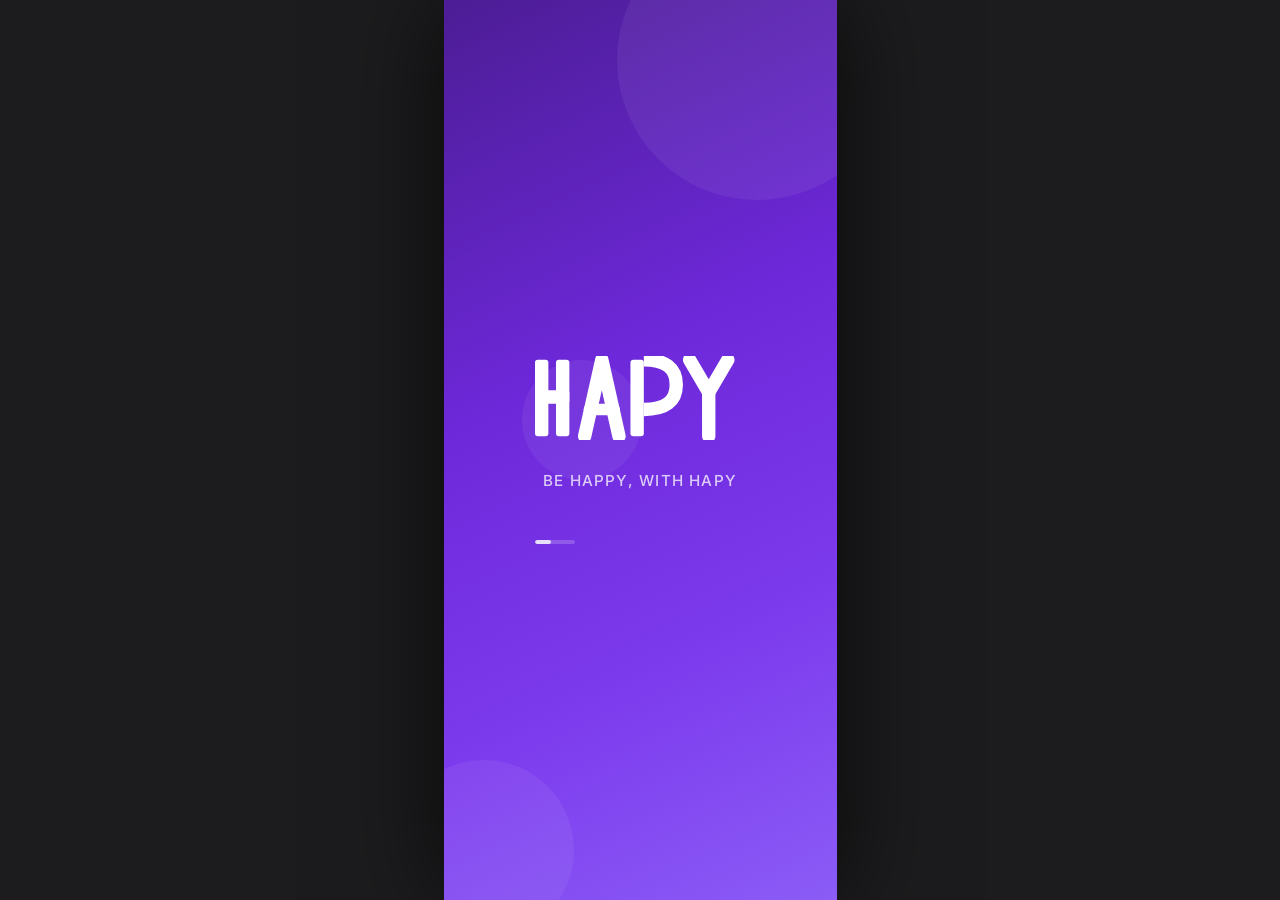
<file: app.html>
<!DOCTYPE html>
<html lang="en">
<head>
  <meta charset="UTF-8"/>
  <meta name="viewport" content="width=device-width, initial-scale=1.0, maximum-scale=1.0, user-scalable=no"/>
  <meta name="apple-mobile-web-app-capable" content="yes"/>
  <title>HAPY</title>
  <link rel="stylesheet" href="css/style.css"/>
</head>
<body>
<div id="app">

<!-- ══ SPLASH ══ -->
<div id="screen-splash" class="screen active">
  <div class="splash-orb splash-orb-1"></div>
  <div class="splash-orb splash-orb-2"></div>
  <div class="splash-orb splash-orb-3"></div>
  <div class="splash-inner">
    <div class="splash-logo-wrap">
      <svg viewBox="0 0 220 88" fill="none">
        <rect x="0"  y="4" width="14" height="80" rx="3" fill="white"/>
        <rect x="22" y="4" width="14" height="80" rx="3" fill="white"/>
        <rect x="0"  y="36" width="36" height="14" rx="3" fill="white"/>
        <path d="M52 84 L70 4 L88 84" stroke="white" stroke-width="14" stroke-linejoin="round" fill="none" stroke-linecap="round"/>
        <line x1="57" y1="56" x2="83" y2="56" stroke="white" stroke-width="12" stroke-linecap="round"/>
        <rect x="100" y="4" width="14" height="80" rx="3" fill="white"/>
        <path d="M114 4 Q148 4 148 30 Q148 56 114 56" stroke="white" stroke-width="14" stroke-linejoin="round" fill="none"/>
        <line x1="162" y1="4"  x2="182" y2="38" stroke="white" stroke-width="14" stroke-linecap="round"/>
        <line x1="202" y1="4"  x2="182" y2="38" stroke="white" stroke-width="14" stroke-linecap="round"/>
        <line x1="182" y1="38" x2="182" y2="84" stroke="white" stroke-width="14" stroke-linecap="round"/>
      </svg>
    </div>
    <p class="splash-tagline">Be Happy, With Hapy</p>
    <div class="splash-loader"></div>
  </div>
</div>

<!-- ══ TERMS ══ -->
<div id="screen-terms" class="screen">
  <div class="status-bar light" id="terms-status">
    <span class="status-time" id="status-time-terms" style="color:#1C1C1E"></span>
    <div class="status-icons">
      <svg width="16" height="12" fill="#1C1C1E" viewBox="0 0 16 12"><rect x="0" y="3" width="3" height="9" rx="1"/><rect x="4.5" y="2" width="3" height="10" rx="1"/><rect x="9" y="1" width="3" height="11" rx="1"/><rect x="13.5" y="0" width="3" height="12" rx="1"/></svg>
      <svg width="25" height="12" fill="#1C1C1E" viewBox="0 0 25 12"><rect x="0" y="1" width="21" height="10" rx="3" stroke="#1C1C1E" stroke-width="1.2" fill="none"/><rect x="22" y="3.5" width="2" height="5" rx="1" fill="#1C1C1E"/><rect x="1.5" y="2.5" width="14" height="7" rx="1.5" fill="#34C759"/></svg>
    </div>
  </div>
  <div class="terms-top">
    <div class="terms-logo-sm">
      <svg viewBox="0 0 60 30" fill="none">
        <rect x="0" y="1" width="5.5" height="28" rx="1.5" fill="#6D28D9"/>
        <rect x="8" y="1" width="5.5" height="28" rx="1.5" fill="#6D28D9"/>
        <rect x="0" y="12" width="13.5" height="5" rx="1.5" fill="#6D28D9"/>
        <path d="M18 29L25 1L32 29" stroke="#6D28D9" stroke-width="5.5" fill="none" stroke-linecap="round" stroke-linejoin="round"/>
        <line x1="20" y1="20" x2="30" y2="20" stroke="#6D28D9" stroke-width="4.5" stroke-linecap="round"/>
        <rect x="37" y="1" width="5.5" height="28" rx="1.5" fill="#6D28D9"/>
        <path d="M42.5 1 Q55 1 55 11 Q55 21 42.5 21" stroke="#6D28D9" stroke-width="5.5" fill="none"/>
      </svg>
    </div>
    <h2>Terms of Service &amp; Privacy</h2>
    <p>Please review and agree to continue</p>
  </div>
  <div class="terms-scroll">
    <div class="terms-group">
      <label class="terms-item">
        <input type="checkbox" class="terms-check" id="t1"/>
        <div class="terms-check-box"></div>
        <span class="terms-item-label">Terms of Service <span class="required">Required</span></span>
        <span class="terms-arrow">›</span>
      </label>
      <label class="terms-item">
        <input type="checkbox" class="terms-check" id="t2"/>
        <div class="terms-check-box"></div>
        <span class="terms-item-label">Collection &amp; Use of Personal Information <span class="required">Required</span></span>
        <span class="terms-arrow">›</span>
      </label>
      <label class="terms-item">
        <input type="checkbox" class="terms-check" id="t3"/>
        <div class="terms-check-box"></div>
        <span class="terms-item-label">Third-Party Data Disclosure <span class="required">Required</span></span>
        <span class="terms-arrow">›</span>
      </label>
      <label class="terms-item">
        <input type="checkbox" class="terms-check" id="t4"/>
        <div class="terms-check-box"></div>
        <span class="terms-item-label">HAPY Service Usage Notices <span class="required">Required</span></span>
        <span class="terms-arrow">›</span>
      </label>
    </div>
  </div>
  <div class="terms-footer">
    <p class="terms-note">⚠️ You must agree to all terms to use HAPY. Your data is stored locally and never sold.</p>
    <button id="terms-next-btn" class="btn-primary btn-disabled" disabled onclick="goToName()">Agree &amp; Continue</button>
  </div>
</div>

<!-- ══ NAME ══ -->
<div id="screen-name" class="screen">
  <div class="status-bar" id="name-status">
    <span class="status-time" id="status-time-name" style="color:#1C1C1E"></span>
    <div class="status-icons">
      <svg width="16" height="12" fill="#1C1C1E" viewBox="0 0 16 12"><rect x="0" y="3" width="3" height="9" rx="1"/><rect x="4.5" y="2" width="3" height="10" rx="1"/><rect x="9" y="1" width="3" height="11" rx="1"/><rect x="13.5" y="0" width="3" height="12" rx="1"/></svg>
      <svg width="25" height="12" fill="#1C1C1E" viewBox="0 0 25 12"><rect x="0" y="1" width="21" height="10" rx="3" stroke="#1C1C1E" stroke-width="1.2" fill="none"/><rect x="22" y="3.5" width="2" height="5" rx="1" fill="#1C1C1E"/><rect x="1.5" y="2.5" width="14" height="7" rx="1.5" fill="#34C759"/></svg>
    </div>
  </div>
  <div class="name-content">
    <div class="name-badge">👋</div>
    <h2 class="name-title">Welcome to HAPY</h2>
    <p class="name-sub">What should we call you? This helps us make your experience feel personal.</p>
    <div class="name-field">
      <label class="name-field-label">Your name</label>
      <input id="name-input-screen" type="text" class="name-input" placeholder="e.g. Jiwoo" maxlength="20" onkeydown="if(event.key==='Enter')goToPHQ9()"/>
    </div>
  </div>
  <div class="name-footer">
    <button class="btn-primary" onclick="goToPHQ9()">Continue →</button>
  </div>
</div>

<!-- ══ PHQ-9 ══ -->
<div id="screen-phq9" class="screen" style="background:var(--bg)">
  <div class="status-bar">
    <span class="status-time" id="status-time-phq" style="color:#1C1C1E"></span>
    <div class="status-icons">
      <svg width="16" height="12" fill="#1C1C1E" viewBox="0 0 16 12"><rect x="0" y="3" width="3" height="9" rx="1"/><rect x="4.5" y="2" width="3" height="10" rx="1"/><rect x="9" y="1" width="3" height="11" rx="1"/><rect x="13.5" y="0" width="3" height="12" rx="1"/></svg>
      <svg width="25" height="12" fill="#1C1C1E" viewBox="0 0 25 12"><rect x="0" y="1" width="21" height="10" rx="3" stroke="#1C1C1E" stroke-width="1.2" fill="none"/><rect x="22" y="3.5" width="2" height="5" rx="1" fill="#1C1C1E"/><rect x="1.5" y="2.5" width="14" height="7" rx="1.5" fill="#34C759"/></svg>
    </div>
  </div>
  <div class="phq9-top">
    <button class="back-btn" onclick="showScreen('screen-name')">‹</button>
    <div class="phq9-progress-wrap">
      <div class="phq9-progress-bar"><div id="phq9-progress-fill" class="phq9-progress-fill" style="width:11%"></div></div>
      <span id="phq9-step-label" class="phq9-step-label">1 / 9</span>
    </div>
  </div>
  <div class="phq9-body">
    <div class="phq9-card">
      <div class="phq9-card-label">Over the last 2 weeks</div>
      <h3 id="phq9-question-text" class="phq9-question"></h3>
      <p class="phq9-note">How often have you been bothered by this?</p>
    </div>
    <div id="phq9-options" class="phq9-options"></div>
  </div>
</div>

<!-- ══ RESULT ══ -->
<div id="screen-result" class="screen">
  <div class="status-bar"><span class="status-time" id="status-time-res" style="color:#1C1C1E"></span></div>
  <div class="screen-scroll result-wrap">
    <div id="result-badge" class="result-badge"></div>
    <h2 id="result-title" class="result-title"></h2>
    <p id="result-desc" class="result-desc"></p>
    <div class="result-chips" id="result-chips"></div>
    <div class="result-scale-row" id="result-scale-row">
      <div class="scale-pill" id="scale-dawn"><div class="scale-dot" style="background:#C4B5FD"></div>Dawn</div>
      <div class="scale-pill" id="scale-sunset"><div class="scale-dot" style="background:#6D28D9"></div>Sunset</div>
      <div class="scale-pill" id="scale-night"><div class="scale-dot" style="background:#3B0764"></div>Night</div>
    </div>
    <button class="btn-primary" onclick="enterApp()">Start Using HAPY →</button>
  </div>
</div>

<!-- ══ MAIN APP ══ -->
<div id="screen-app" class="screen">

  <!-- Status Bar (white on app) -->
  <div class="status-bar" id="app-status-bar" style="background:var(--surface); border-bottom:1px solid var(--border2); flex-shrink:0;">
    <span class="status-time" id="status-time-app" style="color:#1C1C1E"></span>
    <div class="status-icons">
      <svg width="16" height="12" fill="#1C1C1E" viewBox="0 0 16 12"><rect x="0" y="3" width="3" height="9" rx="1"/><rect x="4.5" y="2" width="3" height="10" rx="1"/><rect x="9" y="1" width="3" height="11" rx="1"/><rect x="13.5" y="0" width="3" height="12" rx="1"/></svg>
      <svg width="25" height="12" fill="#1C1C1E" viewBox="0 0 25 12"><rect x="0" y="1" width="21" height="10" rx="3" stroke="#1C1C1E" stroke-width="1.2" fill="none"/><rect x="22" y="3.5" width="2" height="5" rx="1" fill="#1C1C1E"/><rect x="1.5" y="2.5" width="14" height="7" rx="1.5" fill="#34C759"/></svg>
    </div>
  </div>

  <!-- App Header -->
  <div id="app-header" class="app-header">
    <div class="app-header-left">
      <div id="app-header-logo" class="app-header-logo" style="display:none">
        <svg viewBox="0 0 60 26" fill="none">
          <rect x="0" y="1" width="5" height="24" rx="1.2" fill="#6D28D9"/>
          <rect x="7.5" y="1" width="5" height="24" rx="1.2" fill="#6D28D9"/>
          <rect x="0" y="10" width="12.5" height="4.5" rx="1.2" fill="#6D28D9"/>
          <path d="M16 25 L22.5 1 L29 25" stroke="#6D28D9" stroke-width="4.8" fill="none" stroke-linecap="round" stroke-linejoin="round"/>
          <line x1="18" y1="17.5" x2="27" y2="17.5" stroke="#6D28D9" stroke-width="4" stroke-linecap="round"/>
          <rect x="34" y="1" width="5" height="24" rx="1.2" fill="#6D28D9"/>
          <path d="M39 1 Q51 1 51 10 Q51 19 39 19" stroke="#6D28D9" stroke-width="4.8" fill="none"/>
        </svg>
      </div>
      <span id="app-header-title" class="app-header-title">HAPY</span>
    </div>
    <div id="app-header-actions" class="app-header-actions"></div>
  </div>

  <!-- ── HOME ── -->
  <div id="page-home" class="page active">
    <div class="page-scroll">
      <!-- Hero -->
      <div class="home-hero">
        <div class="hero-top">
          <span class="hero-greeting-sm" id="greeting-time-label">Morning</span>
          <div class="hero-streak-badge">🔥 <span id="hero-streak">1 day</span></div>
        </div>
        <div class="hero-name" id="greeting-name">Good morning!</div>
        <div class="hero-sub">How are you feeling today?</div>
        <div class="hero-mood-prompt">
          <div class="hero-mood-label">Tap to log your mood</div>
          <div class="hero-mood-options">
            <button class="hero-mood-btn" onclick="selectMood(this,'awful')"><span class="hero-mood-emoji">😔</span><span class="hero-mood-text">Awful</span></button>
            <button class="hero-mood-btn" onclick="selectMood(this,'bad')"><span class="hero-mood-emoji">😟</span><span class="hero-mood-text">Bad</span></button>
            <button class="hero-mood-btn" onclick="selectMood(this,'okay')"><span class="hero-mood-emoji">😐</span><span class="hero-mood-text">Okay</span></button>
            <button class="hero-mood-btn" onclick="selectMood(this,'good')"><span class="hero-mood-emoji">😊</span><span class="hero-mood-text">Good</span></button>
            <button class="hero-mood-btn" onclick="selectMood(this,'great')"><span class="hero-mood-emoji">😄</span><span class="hero-mood-text">Great</span></button>
          </div>
        </div>
      </div>

      <!-- Quick Actions -->
      <div class="home-actions">
        <div class="home-actions-grid">
          <div class="action-card" onclick="switchPage('hapy',document.querySelector('[data-page=hapy]'))">
            <div class="action-icon" style="background:#EDE9FE">💬</div>
            <span class="action-label">Chat</span>
          </div>
          <div class="action-card" onclick="openBreathing()">
            <div class="action-icon" style="background:#DCFCE7">🌬️</div>
            <span class="action-label">Breathe</span>
          </div>
          <div class="action-card" onclick="openChallenges()">
            <div class="action-icon" style="background:#FEF9C3">🎯</div>
            <span class="action-label">Challenge</span>
          </div>
          <div class="action-card" onclick="switchPage('magazine',document.querySelector('[data-page=magazine]'))">
            <div class="action-icon" style="background:#FEE2E2">📖</div>
            <span class="action-label">Read</span>
          </div>
        </div>
      </div>

      <!-- Tip of the Day -->
      <div id="tip-card" class="tip-card">
        <div class="tip-icon-wrap">💡</div>
        <div class="tip-body">
          <div class="tip-label">Tip of the Day</div>
          <div class="tip-text" id="tip-text">Loading...</div>
        </div>
        <span class="tip-arrow">›</span>
      </div>

      <!-- What's New -->
      <div class="home-section">
        <div class="section-header">
          <span class="section-title">What's New</span>
        </div>
        <div id="home-whats-new" class="whats-new-card"></div>
      </div>

      <!-- Recommended -->
      <div class="home-section">
        <div class="section-header">
          <span class="section-title">Recommended for You</span>
          <span class="section-more" onclick="switchPage('magazine',document.querySelector('[data-page=magazine]'))">See all</span>
        </div>
        <div id="home-recs" class="rec-row"></div>
      </div>

      <!-- Highlights -->
      <div class="home-section">
        <div class="section-header">
          <span class="section-title">Community Highlights</span>
          <span class="section-more" onclick="switchPage('community',document.querySelector('[data-page=community]'))">See all</span>
        </div>
        <div id="home-highlights" class="highlight-list"></div>
      </div>
    </div>
  </div>

  <!-- ── COMMUNITY ── -->
  <div id="page-community" class="page">
    <div id="community-main" class="page-scroll">
      <div id="community-challenge-banner" class="comm-banner"></div>
      <div class="comm-section">
        <div class="comm-section-title">My Content</div>
        <div class="my-content-grid">
          <div class="my-content-card" onclick="openMyContent('articles')"><div class="my-content-icon" style="background:#EDE9FE">📄</div>My Articles</div>
          <div class="my-content-card" onclick="openMyContent('comments')"><div class="my-content-icon" style="background:#FEF9C3">💬</div>My Comments</div>
          <div class="my-content-card" onclick="openMyContent('saved')"><div class="my-content-icon" style="background:#DBEAFE">🔖</div>Saved</div>
          <div class="my-content-card" onclick="openMyContent('liked')"><div class="my-content-icon" style="background:#FCE7F3">❤️</div>Liked</div>
        </div>
      </div>
      <div style="padding:0 16px 8px"><span class="comm-section-title">Boards</span></div>
      <div id="board-list" class="board-grid"></div>
    </div>
    <div id="community-postlist" style="display:none;flex-direction:column;flex:1;overflow:hidden">
      <div class="sub-header">
        <button class="back-btn-sm" onclick="showCommunityMain()">‹</button>
        <span id="postlist-title" class="sub-title"></span>
        <button class="write-fab" onclick="openWritePost()">
          <svg viewBox="0 0 24 24" fill="none"><path d="M3 17.25V21h3.75L17.81 9.94l-3.75-3.75L3 17.25zM20.71 7.04a1 1 0 000-1.41l-2.34-2.34a1 1 0 00-1.41 0l-1.83 1.83 3.75 3.75 1.83-1.83z" fill="white"/></svg>
        </button>
      </div>
      <div id="post-list" class="page-scroll"></div>
    </div>
    <div id="community-post-detail" style="display:none;flex-direction:column;flex:1;overflow:hidden">
      <div class="sub-header">
        <button class="back-btn-sm" onclick="showPostList()">‹</button>
        <span class="sub-title">Post</span>
      </div>
      <div id="post-detail-content" class="page-scroll"></div>
      <div class="comment-bar">
        <input id="comment-input" type="text" class="comment-input" placeholder="Write a comment..."/>
        <button class="comment-send" onclick="submitComment()">
          <svg viewBox="0 0 24 24" fill="none"><path d="M2 21L23 12 2 3v7l15 2-15 2v7z" fill="white"/></svg>
        </button>
      </div>
    </div>
  </div>

  <!-- ── HAPY AI ── -->
  <div id="page-hapy" class="page hapy-page">
    <div class="chat-header">
      <div class="chat-header-left">
        <div class="chat-avatar-lg">
          <svg viewBox="0 0 60 26" fill="none">
            <rect x="0" y="1" width="5" height="24" rx="1.2" fill="white"/>
            <rect x="7.5" y="1" width="5" height="24" rx="1.2" fill="white"/>
            <rect x="0" y="10" width="12.5" height="4.5" rx="1.2" fill="white"/>
            <path d="M16 25 L22.5 1 L29 25" stroke="white" stroke-width="4.8" fill="none" stroke-linecap="round" stroke-linejoin="round"/>
            <line x1="18" y1="17.5" x2="27" y2="17.5" stroke="white" stroke-width="4" stroke-linecap="round"/>
            <rect x="34" y="1" width="5" height="24" rx="1.2" fill="white"/>
            <path d="M39 1 Q51 1 51 10 Q51 19 39 19" stroke="white" stroke-width="4.8" fill="none"/>
          </svg>
        </div>
        <div>
          <div class="chat-header-name">HAPY AI</div>
          <div class="chat-header-status"><span class="online-dot"></span>Always here for you</div>
        </div>
      </div>
      <button class="icon-btn" onclick="startCall()">
        <svg viewBox="0 0 24 24" fill="none"><path d="M6.62 10.79c1.44 2.83 3.76 5.14 6.59 6.59l2.2-2.2c.27-.27.67-.36 1.02-.24 1.12.37 2.33.57 3.57.57.55 0 1 .45 1 1V20c0 .55-.45 1-1 1-9.39 0-17-7.61-17-17 0-.55.45-1 1-1h3.5c.55 0 1 .45 1 1 0 1.25.2 2.45.57 3.57.11.35.03.74-.25 1.02l-2.2 2.2z" fill="currentColor"/></svg>
      </button>
    </div>
    <div id="chat-messages" class="chat-messages"><div class="chat-date-pill">Today</div></div>
    <div id="chat-suggestions" class="chat-suggestions"></div>
    <div class="chat-input-bar">
      <input id="chat-input" type="text" class="chat-input" placeholder="Talk to HAPY..." onkeydown="handleChatKey(event)"/>
      <button class="chat-send" onclick="sendChatMessage()">
        <svg viewBox="0 0 24 24" fill="none"><path d="M2 21L23 12 2 3v7l15 2-15 2v7z" fill="white"/></svg>
      </button>
    </div>
  </div>

  <!-- ── MAGAZINE ── -->
  <div id="page-magazine" class="page">
    <div id="magazine-main" class="page-scroll">
      <div class="mag-header"><h2>Magazine</h2><p>Expert content for your wellbeing</p></div>
      <div id="magazine-featured-wrap"></div>
      <div id="magazine-list" class="mag-grid"></div>
    </div>
    <div id="magazine-detail" style="display:none;flex-direction:column;flex:1;overflow:hidden">
      <div class="sub-header">
        <button class="back-btn-sm" onclick="showMagazineMain()">‹</button>
        <span class="sub-title">Article</span>
      </div>
      <div id="magazine-article-content" class="page-scroll"></div>
    </div>
  </div>

  <!-- ── PROFILE ── -->
  <div id="page-profile" class="page">
    <div class="page-scroll">
      <div class="profile-hero">
        <div class="profile-avatar-wrap">
          <div id="profile-avatar" class="profile-avatar">😊</div>
          <button class="profile-edit-btn" onclick="changeAvatar()">
            <svg viewBox="0 0 24 24" fill="none"><path d="M3 17.25V21h3.75L17.81 9.94l-3.75-3.75L3 17.25zM20.71 7.04a1 1 0 000-1.41l-2.34-2.34a1 1 0 00-1.41 0l-1.83 1.83 3.75 3.75 1.83-1.83z" fill="white"/></svg>
          </button>
        </div>
        <div id="profile-username" class="profile-name">HAPY User</div>
        <div class="profile-chips" id="profile-stickers"></div>
        <div class="profile-stats">
          <div class="profile-stat"><span id="stat-streak" class="stat-val">1</span><span class="stat-label">Streak</span></div>
          <div class="profile-stat"><span id="stat-score" class="stat-val">—</span><span class="stat-label">PHQ-9</span></div>
          <div class="profile-stat"><span id="stat-plan" class="stat-val">Free</span><span class="stat-label">Plan</span></div>
        </div>
      </div>

      <div style="padding:16px 16px 0">
        <button class="crisis-card" onclick="openCrisis()">
          <span class="crisis-icon">🆘</span>
          <div class="crisis-text">
            <strong>Crisis Support</strong>
            <span>24/7 emergency mental health resources</span>
          </div>
        </button>
      </div>

      <div class="profile-sections">
        <div class="profile-section-title">Activity</div>
        <div class="profile-group">
          <div class="profile-row" onclick="openChallenges()">
            <div class="row-icon" style="background:#EDE9FE">🎯</div>
            <span class="row-label">My Challenges</span>
            <span class="row-chevron"><svg viewBox="0 0 24 24" fill="none"><path d="M9 18l6-6-6-6" stroke="currentColor" stroke-width="2" stroke-linecap="round"/></svg></span>
          </div>
          <div class="profile-row" onclick="openMoodHistory()">
            <div class="row-icon" style="background:#FEF9C3">📊</div>
            <span class="row-label">Mood History</span>
            <span class="row-chevron"><svg viewBox="0 0 24 24" fill="none"><path d="M9 18l6-6-6-6" stroke="currentColor" stroke-width="2" stroke-linecap="round"/></svg></span>
          </div>
        </div>
      </div>

      <div class="profile-sections" style="padding-top:4px">
        <div class="profile-section-title">Account</div>
        <div class="profile-group">
          <div class="profile-row" onclick="openSubscription()">
            <div class="row-icon" style="background:#FEF3C7">⭐</div>
            <span class="row-label">Subscription Plan</span>
            <span class="row-badge" id="sub-badge">Basic</span>
          </div>
          <div class="profile-row" onclick="openDepScale()">
            <div class="row-icon" style="background:#EDE9FE">🧠</div>
            <span class="row-label">Depression Scale Info</span>
            <span class="row-chevron"><svg viewBox="0 0 24 24" fill="none"><path d="M9 18l6-6-6-6" stroke="currentColor" stroke-width="2" stroke-linecap="round"/></svg></span>
          </div>
          <div class="profile-row" onclick="openSettings()">
            <div class="row-icon" style="background:#F3F4F6">⚙️</div>
            <span class="row-label">Settings</span>
            <span class="row-chevron"><svg viewBox="0 0 24 24" fill="none"><path d="M9 18l6-6-6-6" stroke="currentColor" stroke-width="2" stroke-linecap="round"/></svg></span>
          </div>
          <div class="profile-row" onclick="openQA()">
            <div class="row-icon" style="background:#E0F2FE">❓</div>
            <span class="row-label">Help &amp; FAQ</span>
            <span class="row-chevron"><svg viewBox="0 0 24 24" fill="none"><path d="M9 18l6-6-6-6" stroke="currentColor" stroke-width="2" stroke-linecap="round"/></svg></span>
          </div>
        </div>
      </div>

      <div class="profile-sections" style="padding-top:4px">
        <div class="profile-group">
          <div class="profile-row danger" onclick="retakeTest()">
            <div class="row-icon" style="background:#FEE2E2">🔄</div>
            <span class="row-label">Retake PHQ-9 Test</span>
            <span class="row-chevron"><svg viewBox="0 0 24 24" fill="none"><path d="M9 18l6-6-6-6" stroke="currentColor" stroke-width="2" stroke-linecap="round"/></svg></span>
          </div>
        </div>
      </div>
      <div style="height:24px"></div>
    </div>
  </div>

  <!-- Bottom Nav -->
  <nav class="bottom-nav">
    <div class="nav-item active" data-page="home" onclick="switchPage('home',this)">
      <svg viewBox="0 0 24 24" fill="none"><path d="M3 9.5L12 3L21 9.5V20C21 20.55 20.55 21 20 21H15V15H9V21H4C3.45 21 3 20.55 3 20V9.5Z" fill="currentColor"/></svg>
      <span>Home</span>
    </div>
    <div class="nav-item" data-page="community" onclick="switchPage('community',this)">
      <svg viewBox="0 0 24 24" fill="none"><path d="M20 2H4C2.9 2 2 2.9 2 4V22L6 18H20C21.1 18 22 17.1 22 16V4C22 2.9 21.1 2 20 2ZM20 16H5.17L4 17.17V4H20V16Z" fill="currentColor"/></svg>
      <span>Community</span>
    </div>
    <div class="nav-item nav-center" data-page="hapy" onclick="switchPage('hapy',this)">
      <div class="nav-fab">
        <svg viewBox="0 0 60 26" fill="none" width="28" height="13">
          <rect x="0" y="1" width="5" height="24" rx="1.2" fill="white"/>
          <rect x="7.5" y="1" width="5" height="24" rx="1.2" fill="white"/>
          <rect x="0" y="10" width="12.5" height="4.5" rx="1.2" fill="white"/>
          <path d="M16 25 L22.5 1 L29 25" stroke="white" stroke-width="4.8" fill="none" stroke-linecap="round" stroke-linejoin="round"/>
          <line x1="18" y1="17.5" x2="27" y2="17.5" stroke="white" stroke-width="4" stroke-linecap="round"/>
          <rect x="34" y="1" width="5" height="24" rx="1.2" fill="white"/>
          <path d="M39 1 Q51 1 51 10 Q51 19 39 19" stroke="white" stroke-width="4.8" fill="none"/>
        </svg>
      </div>
      <span>HAPY</span>
    </div>
    <div class="nav-item" data-page="magazine" onclick="switchPage('magazine',this)">
      <svg viewBox="0 0 24 24" fill="none"><path d="M19 3H5C3.9 3 3 3.9 3 5V19C3 20.1 3.9 21 5 21H19C20.1 21 21 20.1 21 19V5C21 3.9 20.1 3 19 3ZM5 19V5H11V19H5ZM19 19H13V12H19V19ZM19 10H13V5H19V10Z" fill="currentColor"/></svg>
      <span>Magazine</span>
    </div>
    <div class="nav-item" data-page="profile" onclick="switchPage('profile',this)">
      <svg viewBox="0 0 24 24" fill="none"><path d="M12 12C14.21 12 16 10.21 16 8C16 5.79 14.21 4 12 4C9.79 4 8 5.79 8 8C8 10.21 9.79 12 12 12ZM12 14C9.33 14 4 15.34 4 18V20H20V18C20 15.34 14.67 14 12 14Z" fill="currentColor"/></svg>
      <span>Profile</span>
    </div>
  </nav>
</div>

<!-- ══ CALL ══ -->
<div id="call-overlay" class="call-overlay" style="display:none">
  <div class="call-content">
    <div class="call-avatar">
      <svg viewBox="0 0 60 26" fill="none" width="52">
        <rect x="0" y="1" width="5" height="24" rx="1.2" fill="white"/>
        <rect x="7.5" y="1" width="5" height="24" rx="1.2" fill="white"/>
        <rect x="0" y="10" width="12.5" height="4.5" rx="1.2" fill="white"/>
        <path d="M16 25 L22.5 1 L29 25" stroke="white" stroke-width="4.8" fill="none" stroke-linecap="round" stroke-linejoin="round"/>
        <line x1="18" y1="17.5" x2="27" y2="17.5" stroke="white" stroke-width="4" stroke-linecap="round"/>
        <rect x="34" y="1" width="5" height="24" rx="1.2" fill="white"/>
        <path d="M39 1 Q51 1 51 10 Q51 19 39 19" stroke="white" stroke-width="4.8" fill="none"/>
      </svg>
    </div>
    <div class="call-name">HAPY AI</div>
    <div class="call-subtitle">Mental Health Companion</div>
    <div id="call-status" class="call-status">Connecting...</div>
    <div id="call-timer" class="call-timer" style="display:none">00:00</div>
    <div class="call-controls">
      <button class="call-ctrl" onclick="toggleMute()"><span class="call-ctrl-icon" id="mute-icon">🔊</span><span>Speaker</span></button>
      <button class="call-ctrl" onclick="toggleMute()"><span class="call-ctrl-icon">🎙️</span><span>Mute</span></button>
    </div>
    <button class="call-end" onclick="endCall()">📞</button>
  </div>
</div>

<!-- ══ MODAL ══ -->
<div id="modal-overlay" class="modal-overlay" onclick="closeModal(event)">
  <div id="modal-sheet" class="modal-sheet"><div id="modal-body"></div></div>
</div>

<!-- ══ WRITE POST ══ -->
<div id="write-post-overlay" style="position:absolute;inset:0;z-index:150;background:rgba(0,0,0,.4);display:none;align-items:flex-end;">
  <div style="background:#fff;border-radius:28px 28px 0 0;width:100%;animation:sheetUp .3s cubic-bezier(.34,1.1,.64,1)">
    <div class="write-sheet-header">
      <button class="write-close" onclick="closeWritePost()">Cancel</button>
      <span class="write-header-title">New Post</span>
      <button class="write-post-btn" onclick="submitPost()">Post</button>
    </div>
    <input id="write-title" type="text" class="write-title-input" placeholder="Title"/>
    <textarea id="write-body" class="write-body-input" placeholder="Share your thoughts..."></textarea>
  </div>
</div>

<div id="toast" class="toast"></div>
</div>

<script src="js/app.js"></script>
</body>
</html>
</file>
<file: css/style.css>
/* ═══════════════════════════════════════════
   HAPY — Production Design System
═══════════════════════════════════════════ */
@import url('https://fonts.googleapis.com/css2?family=Inter:wght@400;500;600;700;800&display=swap');

:root {
  /* Brand */
  --brand:       #6D28D9;
  --brand-dark:  #5B21B6;
  --brand-mid:   #7C3AED;
  --brand-light: #8B5CF6;
  --brand-pale:  #EDE9FE;
  --brand-ghost: #F5F3FF;

  /* Semantic */
  --bg:       #F2F2F7;
  --surface:  #FFFFFF;
  --surface2: #F9F9FB;
  --border:   rgba(0,0,0,.08);
  --border2:  rgba(0,0,0,.05);

  /* Text */
  --text1: #1C1C1E;
  --text2: #3C3C43;
  --text3: #8E8E93;
  --text4: #C7C7CC;

  /* Status */
  --green:  #34C759;
  --red:    #FF3B30;
  --orange: #FF9500;
  --blue:   #007AFF;

  /* Shadows */
  --shadow-xs: 0 1px 2px rgba(0,0,0,.06);
  --shadow-sm: 0 1px 4px rgba(0,0,0,.06), 0 2px 8px rgba(0,0,0,.04);
  --shadow-md: 0 2px 8px rgba(0,0,0,.06), 0 8px 24px rgba(0,0,0,.06);
  --shadow-lg: 0 4px 16px rgba(0,0,0,.08), 0 16px 40px rgba(0,0,0,.08);
  --shadow-brand: 0 8px 32px rgba(109,40,217,.35);

  /* Geometry */
  --r-sm:  10px;
  --r-md:  16px;
  --r-lg:  22px;
  --r-xl:  28px;
  --r-full: 9999px;

  /* Layout */
  --status-h: 44px;
  --header-h: 56px;
  --nav-h:    82px;
  --safe-bottom: 20px;
}

/* ── RESET ── */
*, *::before, *::after { margin:0; padding:0; box-sizing:border-box; -webkit-tap-highlight-color:transparent; }
html, body { height:100%; overflow:hidden; background:#1C1C1E; }
body {
  font-family: 'Inter', -apple-system, 'SF Pro Text', sans-serif;
  color: var(--text1);
  -webkit-font-smoothing: antialiased;
  font-size: 16px;
  line-height: 1.5;
}
button { font-family: inherit; cursor: pointer; }
input, textarea { font-family: inherit; }

/* ── APP SHELL ── */
#app {
  position: relative;
  width: 100%;
  max-width: 393px; /* iPhone 15 Pro width */
  height: 100dvh;
  margin: 0 auto;
  background: var(--bg);
  overflow: hidden;
  box-shadow: 0 0 100px rgba(0,0,0,.7);
}

/* ── STATUS BAR ── */
.status-bar {
  height: var(--status-h);
  padding: 14px 20px 0;
  display: flex;
  align-items: center;
  justify-content: space-between;
  flex-shrink: 0;
  position: relative;
  z-index: 20;
}
.status-bar.light { background: transparent; }
.status-bar.dark  { background: transparent; }
.status-time { font-size: .88rem; font-weight: 700; letter-spacing: -.01em; }
.status-icons { display: flex; align-items: center; gap: 6px; }
.status-icons svg { display: block; }

/* ── SCREENS ── */
.screen {
  position: absolute;
  inset: 0;
  display: none;
  flex-direction: column;
  overflow: hidden;
}
.screen.active { display: flex; }
.screen.anim-in  { animation: screenIn .3s cubic-bezier(.4,0,.2,1) forwards; }
.screen.anim-out { animation: screenOut .25s cubic-bezier(.4,0,.2,1) forwards; }
@keyframes screenIn  { from{opacity:0;transform:translateY(16px)} to{opacity:1;transform:translateY(0)} }
@keyframes screenOut { from{opacity:1} to{opacity:0;transform:translateY(8px)} }
.screen-scroll { flex:1; overflow-y:auto; -webkit-overflow-scrolling:touch; }

/* ── SPLASH ── */
#screen-splash {
  background: linear-gradient(155deg, #4C1D95 0%, #6D28D9 40%, #7C3AED 70%, #8B5CF6 100%);
  align-items: center;
  justify-content: center;
}
.splash-orb {
  position: absolute;
  border-radius: 50%;
  background: rgba(255,255,255,.06);
  animation: orbFloat 6s ease-in-out infinite;
}
.splash-orb-1 { width:280px; height:280px; top:-80px; right:-60px; }
.splash-orb-2 { width:180px; height:180px; bottom:-40px; left:-50px; animation-delay:2s; }
.splash-orb-3 { width:120px; height:120px; top:40%; left:20%; animation-delay:4s; }
@keyframes orbFloat { 0%,100%{transform:translateY(0) scale(1)} 50%{transform:translateY(-20px) scale(1.05)} }
.splash-inner { text-align:center; position:relative; z-index:2; }
.splash-logo-wrap {
  animation: splashReveal 1s .2s cubic-bezier(.34,1.56,.64,1) both;
  margin-bottom: 24px;
}
.splash-logo-wrap svg { width: 210px; }
@keyframes splashReveal { from{opacity:0;transform:scale(.4) rotate(-5deg)} to{opacity:1;transform:scale(1) rotate(0)} }
.splash-tagline {
  color: rgba(255,255,255,.75);
  font-size: .95rem;
  font-weight: 500;
  letter-spacing: .08em;
  text-transform: uppercase;
  animation: fadeUp .7s 1.1s ease both;
}
.splash-loader {
  margin-top: 48px;
  width: 40px;
  height: 4px;
  background: rgba(255,255,255,.2);
  border-radius: 2px;
  overflow: hidden;
  position: relative;
  animation: fadeUp .5s 1.3s ease both;
}
.splash-loader::after {
  content:'';
  position: absolute;
  left: 0; top: 0;
  height: 100%;
  width: 40%;
  background: rgba(255,255,255,.8);
  border-radius: 2px;
  animation: loaderSlide 2s .5s ease-in-out infinite;
}
@keyframes loaderSlide { 0%{left:-40%} 100%{left:100%} }
@keyframes fadeUp { from{opacity:0;transform:translateY(12px)} to{opacity:1;transform:translateY(0)} }

/* ── TERMS ── */
#screen-terms { background: var(--surface); }
.terms-top { padding: 8px 24px 24px; border-bottom: 1px solid var(--border2); text-align: center; }
.terms-logo-sm svg { width: 56px; margin-bottom: 12px; }
.terms-top h2 { font-size: 1.15rem; font-weight: 800; color: var(--text1); line-height: 1.3; }
.terms-top p  { font-size: .84rem; color: var(--text3); margin-top: 6px; }
.terms-scroll { flex:1; overflow-y:auto; padding: 16px 16px 0; }
.terms-group { display: flex; flex-direction: column; gap: 2px; }
.terms-item {
  display: flex; align-items: center; gap: 14px;
  padding: 15px 14px; border-radius: var(--r-md);
  background: var(--bg); cursor: pointer;
  transition: background .15s; user-select: none;
}
.terms-item:hover { background: var(--brand-ghost); }
.terms-check { display: none; }
.terms-check-box {
  width: 26px; height: 26px; border-radius: 50%;
  border: 2px solid var(--border);
  background: var(--surface);
  display: flex; align-items: center; justify-content: center;
  flex-shrink: 0; transition: all .2s;
}
.terms-check:checked + .terms-check-box { background: var(--brand); border-color: var(--brand); }
.terms-check:checked + .terms-check-box::after { content:'✓'; color:#fff; font-size:.75rem; font-weight:800; }
.terms-item-label { flex:1; font-size:.9rem; font-weight:500; color: var(--text1); }
.required { font-size:.72rem; font-weight:700; color: var(--brand); margin-left:6px; }
.terms-arrow { color: var(--text4); font-size: 1.1rem; }
.terms-footer { padding: 16px 16px 32px; }
.terms-note { font-size:.78rem; color:var(--text3); line-height:1.7; margin-bottom:16px; padding:12px; background:var(--bg); border-radius:var(--r-sm); }

/* ── NAME SCREEN ── */
#screen-name { background: var(--surface); }
.name-content { flex:1; padding: 0 28px; display:flex; flex-direction:column; justify-content:center; }
.name-badge { font-size:3.5rem; margin-bottom:24px; }
.name-title { font-size:1.75rem; font-weight:800; color:var(--text1); line-height:1.25; margin-bottom:10px; }
.name-sub { font-size:.95rem; color:var(--text3); line-height:1.65; margin-bottom:36px; }
.name-field { position:relative; margin-bottom:28px; }
.name-field-label { font-size:.75rem; font-weight:700; color:var(--brand); text-transform:uppercase; letter-spacing:.06em; margin-bottom:8px; display:block; }
.name-input {
  width:100%; padding:16px 18px;
  border: 2px solid var(--border);
  border-radius: var(--r-md);
  font-size:1.05rem; font-weight:500;
  color: var(--text1); background: var(--bg);
  outline: none; transition: all .2s;
}
.name-input:focus { border-color: var(--brand); background:#fff; box-shadow: 0 0 0 4px var(--brand-pale); }
.name-input::placeholder { color: var(--text4); }
.name-footer { padding: 0 28px 40px; }

/* ── BUTTONS ── */
.btn-primary {
  width:100%; padding:16px;
  border: none; border-radius: var(--r-lg);
  background: var(--brand);
  color: #fff; font-size: 1rem; font-weight: 700;
  letter-spacing: .01em;
  cursor: pointer;
  transition: all .2s;
  box-shadow: var(--shadow-brand);
}
.btn-primary:hover  { background: var(--brand-dark); transform: translateY(-1px); }
.btn-primary:active { transform: translateY(0); opacity:.9; }
.btn-disabled { background: var(--text4) !important; box-shadow: none !important; cursor: not-allowed !important; }

/* ── PHQ-9 ── */
#screen-phq9 { background: var(--bg); }
.phq9-top {
  background: var(--surface);
  padding: 4px 20px 16px;
  display: flex; align-items: center; gap: 12px;
  box-shadow: var(--shadow-xs);
  flex-shrink: 0;
}
.back-btn {
  width: 38px; height: 38px; border-radius: 50%;
  border: none; background: var(--bg);
  color: var(--brand); font-size: 1.3rem;
  display: flex; align-items: center; justify-content: center;
  flex-shrink: 0; transition: background .15s;
}
.back-btn:hover { background: var(--brand-pale); }
.phq9-progress-wrap { flex:1; display:flex; align-items:center; gap:10px; }
.phq9-progress-bar { flex:1; height:5px; background:var(--border); border-radius:3px; overflow:hidden; }
.phq9-progress-fill { height:100%; background:linear-gradient(90deg,var(--brand-dark),var(--brand-light)); border-radius:3px; transition:width .5s cubic-bezier(.4,0,.2,1); }
.phq9-step-label { font-size:.78rem; font-weight:700; color:var(--brand); }
.phq9-body { flex:1; padding:24px 20px 32px; display:flex; flex-direction:column; overflow-y:auto; }
.phq9-card {
  background: var(--surface); border-radius: var(--r-xl);
  padding: 24px; margin-bottom: 20px;
  box-shadow: var(--shadow-sm);
}
.phq9-card-label { font-size:.72rem; font-weight:700; color:var(--brand); text-transform:uppercase; letter-spacing:.08em; margin-bottom:12px; }
.phq9-question { font-size:1.2rem; font-weight:700; color:var(--text1); line-height:1.5; animation:qFadeIn .3s ease; }
@keyframes qFadeIn { from{opacity:0;transform:translateY(8px)} to{opacity:1;transform:translateY(0)} }
.phq9-note { font-size:.82rem; color:var(--text3); margin-top:8px; }
.phq9-options { display:flex; flex-direction:column; gap:10px; }
.phq9-option {
  display: flex; align-items: center; gap: 14px;
  padding: 16px 18px; border-radius: var(--r-md);
  border: 2px solid var(--border);
  background: var(--surface);
  text-align: left; cursor: pointer;
  transition: all .18s; box-shadow: var(--shadow-xs);
}
.phq9-option:hover { border-color: var(--brand-light); background: var(--brand-ghost); transform: translateX(3px); }
.phq9-option.selected { border-color: var(--brand); background: var(--brand); color:#fff; box-shadow: var(--shadow-brand); }
.option-dot {
  width: 20px; height: 20px; border-radius: 50%;
  border: 2px solid var(--border);
  display: flex; align-items: center; justify-content: center;
  flex-shrink: 0; transition: all .18s;
}
.phq9-option.selected .option-dot { border-color:#fff; background:#fff; }
.phq9-option.selected .option-dot::after { content:''; width:8px; height:8px; border-radius:50%; background:var(--brand); display:block; }
.option-label { font-size:.95rem; font-weight:500; flex:1; }
.option-value { font-size:.75rem; font-weight:700; opacity:.5; }
.phq9-option.selected .option-value { opacity:.7; }

/* ── RESULT ── */
#screen-result { background: linear-gradient(160deg,var(--brand-ghost) 0%,var(--bg) 50%); }
.result-wrap { padding: 32px 24px 52px; text-align: center; }
.result-badge {
  width: 100px; height: 100px; border-radius: var(--r-xl);
  display: flex; align-items: center; justify-content: center;
  font-size: 3rem; margin: 0 auto 20px;
  box-shadow: var(--shadow-brand);
}
.result-title { font-size: 1.6rem; font-weight: 800; margin-bottom: 10px; }
.result-desc { font-size: .9rem; color: var(--text2); line-height: 1.8; max-width: 300px; margin: 0 auto 32px; }
.result-chips { display:flex; justify-content:center; gap:10px; margin-bottom:32px; flex-wrap:wrap; }
.result-chip {
  display: inline-flex; align-items: center; gap: 8px;
  padding: 10px 18px; border-radius: var(--r-full);
  font-size: .85rem; font-weight: 700;
  background: var(--surface); box-shadow: var(--shadow-sm);
}
.result-scale-row { display:flex; justify-content:center; gap:20px; margin-bottom:32px; }
.scale-pill {
  display:flex; align-items:center; gap:7px;
  padding:8px 14px; border-radius:var(--r-full);
  font-size:.82rem; font-weight:600; opacity:.35;
  background:var(--surface); transition:opacity .3s;
}
.scale-pill.active { opacity:1; box-shadow:var(--shadow-sm); }
.scale-dot { width:10px; height:10px; border-radius:50%; }

/* ── APP CONTAINER ── */
#screen-app { display:none; flex-direction:column; background:var(--bg); }
#screen-app.active { display:flex; }
.page { display:none; flex:1; flex-direction:column; overflow:hidden; min-height:0; }
.page.active { display:flex; }
.page-scroll { flex:1; overflow-y:auto; -webkit-overflow-scrolling:touch; }

/* ── APP HEADER ── */
.app-header {
  background: var(--surface);
  padding: 0 20px;
  height: var(--header-h);
  display: flex; align-items: center; justify-content: space-between;
  border-bottom: 1px solid var(--border2);
  flex-shrink: 0;
  position: relative; z-index: 10;
}
.app-header-left  { display:flex; align-items:center; gap:10px; }
.app-header-logo  { display:flex; align-items:center; }
.app-header-logo svg { width:54px; }
.app-header-title { font-size:1.05rem; font-weight:800; color:var(--text1); }
.app-header-actions { display:flex; gap:6px; }
.icon-btn {
  width: 38px; height: 38px; border-radius: 50%;
  border: none; background: var(--bg);
  display: flex; align-items: center; justify-content: center;
  transition: background .15s; color: var(--text2);
}
.icon-btn:hover { background: var(--brand-pale); color: var(--brand); }
.icon-btn svg { width:18px; height:18px; }

/* ── BOTTOM NAV ── */
.bottom-nav {
  height: var(--nav-h);
  background: rgba(255,255,255,.92);
  backdrop-filter: blur(20px);
  -webkit-backdrop-filter: blur(20px);
  border-top: 1px solid var(--border2);
  display: flex; align-items: flex-start;
  padding: 10px 8px 0;
  flex-shrink: 0; position: relative; z-index: 10;
}
.nav-item {
  flex: 1; display: flex; flex-direction: column;
  align-items: center; gap: 4px;
  cursor: pointer; padding: 4px 0;
  color: var(--text4); font-size: .6rem; font-weight: 600;
  letter-spacing: .02em; transition: color .2s;
}
.nav-item.active { color: var(--brand); }
.nav-item svg { width:24px; height:24px; transition:transform .2s; }
.nav-item.active svg { transform: scale(1.05); }
.nav-center { position: relative; }
.nav-fab {
  width: 58px; height: 58px; border-radius: 20px;
  background: linear-gradient(140deg, var(--brand-dark), var(--brand-light));
  display: flex; align-items: center; justify-content: center;
  box-shadow: var(--shadow-brand);
  margin-top: -22px;
  transition: transform .2s, box-shadow .2s;
}
.nav-item.active .nav-fab,
.nav-fab:hover { transform: scale(1.07) translateY(-2px); box-shadow: 0 12px 40px rgba(109,40,217,.5); }
.nav-fab svg { width: 26px; }

/* ── HOME ── */
/* Hero Card */
.home-hero {
  margin: 16px 16px 0;
  border-radius: var(--r-xl);
  background: linear-gradient(135deg, #4C1D95 0%, #6D28D9 50%, #7C3AED 100%);
  padding: 24px;
  position: relative; overflow: hidden;
  box-shadow: var(--shadow-brand);
}
.home-hero::before {
  content: '';
  position: absolute;
  width: 180px; height: 180px;
  border-radius: 50%;
  background: rgba(255,255,255,.07);
  top: -60px; right: -40px;
}
.home-hero::after {
  content: '';
  position: absolute;
  width: 120px; height: 120px;
  border-radius: 50%;
  background: rgba(255,255,255,.05);
  bottom: -30px; left: -20px;
}
.hero-top { display:flex; align-items:center; justify-content:space-between; margin-bottom:6px; position:relative; z-index:1; }
.hero-greeting-sm { font-size:.72rem; font-weight:600; color:rgba(255,255,255,.6); text-transform:uppercase; letter-spacing:.08em; }
.hero-streak-badge {
  display: flex; align-items: center; gap: 5px;
  background: rgba(255,255,255,.15);
  border-radius: var(--r-full);
  padding: 5px 10px;
  font-size: .7rem; font-weight: 700; color: #fff;
  backdrop-filter: blur(8px);
}
.hero-name { font-size: 1.5rem; font-weight: 800; color: #fff; line-height: 1.2; position:relative; z-index:1; margin-bottom:4px; }
.hero-sub  { font-size: .84rem; color: rgba(255,255,255,.7); position:relative; z-index:1; margin-bottom:20px; }
.hero-mood-prompt {
  background: rgba(255,255,255,.12);
  border-radius: var(--r-md);
  padding: 14px;
  backdrop-filter: blur(8px);
  position: relative; z-index:1;
}
.hero-mood-label { font-size:.78rem; font-weight:600; color:rgba(255,255,255,.75); margin-bottom:10px; }
.hero-mood-options { display:flex; gap:8px; }
.hero-mood-btn {
  flex: 1; display: flex; flex-direction: column; align-items: center; gap: 5px;
  background: rgba(255,255,255,.1);
  border: 2px solid transparent;
  border-radius: var(--r-sm);
  padding: 10px 4px;
  cursor: pointer; transition: all .2s;
}
.hero-mood-btn:hover { background: rgba(255,255,255,.2); }
.hero-mood-btn.selected { background: rgba(255,255,255,.25); border-color: rgba(255,255,255,.5); }
.hero-mood-emoji { font-size: 1.4rem; }
.hero-mood-text  { font-size: .58rem; font-weight: 600; color: rgba(255,255,255,.75); }

/* Quick Actions */
.home-actions { padding: 16px 16px 0; }
.home-actions-grid { display:grid; grid-template-columns:repeat(4,1fr); gap:10px; }
.action-card {
  background: var(--surface);
  border-radius: var(--r-lg);
  padding: 14px 8px;
  display: flex; flex-direction: column; align-items: center; gap: 8px;
  cursor: pointer; transition: all .2s; box-shadow: var(--shadow-sm);
}
.action-card:hover { box-shadow: var(--shadow-md); transform: translateY(-2px); }
.action-card:active { transform: translateY(0); }
.action-icon {
  width: 44px; height: 44px; border-radius: 14px;
  display: flex; align-items: center; justify-content: center; font-size: 1.3rem;
}
.action-label { font-size: .65rem; font-weight: 700; color: var(--text2); text-align: center; }

/* Tip Card */
.tip-card {
  margin: 14px 16px 0;
  background: linear-gradient(135deg,#1E1B4B,#312E81);
  border-radius: var(--r-xl);
  padding: 18px 20px;
  display: flex; align-items: center; gap: 14px;
  box-shadow: var(--shadow-md);
  cursor: pointer; transition: transform .2s;
}
.tip-card:hover { transform: scale(.99); }
.tip-icon-wrap { font-size:1.8rem; flex-shrink:0; }
.tip-body { flex:1; min-width:0; }
.tip-label { font-size:.65rem; font-weight:700; color:rgba(255,255,255,.5); text-transform:uppercase; letter-spacing:.08em; margin-bottom:5px; }
.tip-text { font-size:.88rem; font-weight:600; color:#fff; line-height:1.4; }
.tip-arrow { color:rgba(255,255,255,.4); font-size:1.2rem; flex-shrink:0; }

/* Section */
.home-section { padding: 20px 16px 0; }
.section-header { display:flex; align-items:center; justify-content:space-between; margin-bottom:12px; }
.section-title { font-size:.72rem; font-weight:700; color:var(--text3); text-transform:uppercase; letter-spacing:.08em; }
.section-more  { font-size:.78rem; font-weight:600; color:var(--brand); }

/* What's New Banner */
.whats-new-card {
  border-radius: var(--r-xl); overflow:hidden; min-height:160px;
  cursor:pointer; transition:transform .2s; position:relative;
  box-shadow: var(--shadow-md);
}
.whats-new-card:hover { transform:scale(.99); }
.banner-inner { padding:24px 20px; min-height:160px; position:relative; overflow:hidden; }
.banner-tag { display:inline-block; font-size:.66rem; font-weight:700; letter-spacing:.06em; text-transform:uppercase; background:rgba(255,255,255,.2); padding:4px 10px; border-radius:var(--r-full); color:#fff; margin-bottom:10px; }
.banner-title { font-size:1.1rem; font-weight:800; color:#fff; line-height:1.3; margin-bottom:6px; }
.banner-sub { font-size:.8rem; color:rgba(255,255,255,.75); }
.banner-deco { position:absolute; right:16px; bottom:12px; font-size:4rem; opacity:.2; }

/* Rec Chips */
.rec-row { display:flex; gap:8px; overflow-x:auto; scrollbar-width:none; padding-bottom:4px; }
.rec-row::-webkit-scrollbar { display:none; }
.rec-chip {
  flex-shrink: 0; padding: 10px 16px; border-radius: var(--r-full);
  font-size: .8rem; font-weight: 600; cursor: pointer; color: #fff;
  transition: transform .15s, opacity .15s; white-space: nowrap;
}
.rec-chip:hover { transform: scale(.97); opacity:.9; }

/* Highlights */
.highlight-list { display:flex; flex-direction:column; gap:8px; padding-bottom:28px; }
.highlight-card {
  background: var(--surface); border-radius: var(--r-lg);
  padding: 14px 16px; display:flex; align-items:center; gap:12px;
  cursor:pointer; transition:all .2s; box-shadow:var(--shadow-sm);
}
.highlight-card:hover { box-shadow:var(--shadow-md); transform:translateX(2px); }
.hl-icon { width:40px; height:40px; border-radius:var(--r-sm); background:var(--brand-ghost); display:flex; align-items:center; justify-content:center; font-size:1.2rem; flex-shrink:0; }
.hl-body { flex:1; min-width:0; }
.hl-title { font-size:.88rem; font-weight:600; color:var(--text1); overflow:hidden; text-overflow:ellipsis; white-space:nowrap; }
.hl-meta  { font-size:.72rem; color:var(--text3); margin-top:2px; }
.hl-chevron { color:var(--text4); }

/* ── COMMUNITY ── */
.comm-banner {
  margin: 16px 16px 0; border-radius: var(--r-xl);
  background: linear-gradient(135deg,#5B21B6,#7C3AED);
  padding: 20px; cursor:pointer; transition:transform .2s;
  position:relative; overflow:hidden; box-shadow:var(--shadow-md);
}
.comm-banner:hover { transform:scale(.99); }
.comm-banner::after { content:'🏆'; position:absolute; right:18px; bottom:10px; font-size:3rem; opacity:.15; }
.comm-banner h3 { font-size:1rem; font-weight:800; color:#fff; margin-bottom:5px; }
.comm-banner p  { font-size:.8rem; color:rgba(255,255,255,.75); }
.comm-section { padding: 16px 16px 0; }
.comm-section-title { font-size:.72rem; font-weight:700; color:var(--text3); text-transform:uppercase; letter-spacing:.08em; margin-bottom:10px; }
.my-content-grid { display:grid; grid-template-columns:1fr 1fr; gap:8px; }
.my-content-card {
  background:var(--surface); border-radius:var(--r-lg); padding:14px;
  display:flex; align-items:center; gap:10px;
  cursor:pointer; transition:all .2s; box-shadow:var(--shadow-xs);
  font-size:.85rem; font-weight:600; color:var(--text1);
}
.my-content-card:hover { box-shadow:var(--shadow-md); transform:translateY(-1px); }
.my-content-icon { width:34px; height:34px; border-radius:var(--r-sm); display:flex; align-items:center; justify-content:center; font-size:1rem; flex-shrink:0; }
.board-grid { display:grid; grid-template-columns:1fr 1fr; gap:10px; padding:16px 16px 28px; }
.board-card {
  background:var(--surface); border-radius:var(--r-lg); padding:16px;
  cursor:pointer; transition:all .2s; box-shadow:var(--shadow-sm);
}
.board-card:hover { box-shadow:var(--shadow-md); transform:translateY(-2px); }
.board-icon { width:42px; height:42px; border-radius:var(--r-sm); background:var(--brand-ghost); display:flex; align-items:center; justify-content:center; font-size:1.3rem; margin-bottom:10px; }
.board-name  { font-size:.88rem; font-weight:700; color:var(--text1); line-height:1.3; margin-bottom:3px; }
.board-count { font-size:.7rem; color:var(--text3); font-weight:500; }

/* ── SUB HEADER ── */
.sub-header {
  height: var(--header-h); padding: 0 16px;
  display: flex; align-items: center; gap: 10px;
  background: var(--surface);
  border-bottom: 1px solid var(--border2); flex-shrink:0;
  position: sticky; top: 0; z-index: 5;
}
.back-btn-sm {
  width: 38px; height: 38px; border-radius: 50%;
  border: none; background: var(--bg); color: var(--brand);
  display: flex; align-items: center; justify-content: center;
  font-size: 1.3rem; flex-shrink:0; transition:background .15s;
}
.back-btn-sm:hover { background: var(--brand-pale); }
.sub-title { flex:1; font-size:.95rem; font-weight:700; color:var(--text1); }
.write-fab {
  width: 36px; height: 36px; border-radius: 50%;
  border: none; background: var(--brand); color: #fff;
  display: flex; align-items: center; justify-content: center;
  box-shadow: var(--shadow-brand); flex-shrink:0;
  transition: all .2s;
}
.write-fab:hover { background:var(--brand-dark); transform:scale(1.05); }
.write-fab svg { width:16px; height:16px; }

/* POST LIST */
.post-item { padding:16px; border-bottom:1px solid var(--border2); cursor:pointer; transition:background .15s; }
.post-item:hover { background:var(--brand-ghost); }
.post-title { font-size:.93rem; font-weight:600; color:var(--text1); margin-bottom:6px; line-height:1.4; }
.post-meta  { font-size:.72rem; color:var(--text3); display:flex; gap:10px; flex-wrap:wrap; }

/* POST DETAIL */
.post-detail-inner { padding:20px; }
.post-detail-title { font-size:1.2rem; font-weight:800; color:var(--text1); line-height:1.4; margin-bottom:8px; }
.post-detail-meta  { font-size:.76rem; color:var(--text3); margin-bottom:18px; padding-bottom:16px; border-bottom:1px solid var(--border2); display:flex; gap:12px; }
.post-detail-body  { font-size:.93rem; line-height:1.9; color:var(--text2); white-space:pre-wrap; }
.post-reactions    { display:flex; gap:8px; padding:16px 0; border-top:1px solid var(--border2); border-bottom:1px solid var(--border2); margin:20px 0 16px; }
.reaction-btn {
  display:flex; align-items:center; gap:6px;
  padding:9px 16px; border-radius:var(--r-full);
  border:1.5px solid var(--border); background:var(--surface);
  font-size:.84rem; font-weight:600; color:var(--text2); transition:all .2s;
}
.reaction-btn.liked { border-color:var(--brand); color:var(--brand); background:var(--brand-pale); }
.comment-section-title { font-size:.72rem; font-weight:700; color:var(--text3); text-transform:uppercase; letter-spacing:.08em; margin-bottom:12px; }
.comment-item { padding:13px 0; border-bottom:1px solid var(--border2); }
.comment-author { font-size:.8rem; font-weight:700; color:var(--text1); margin-bottom:4px; }
.comment-body   { font-size:.88rem; color:var(--text2); line-height:1.65; }
.comment-time   { font-size:.66rem; color:var(--text3); margin-top:4px; }
.comment-bar {
  display:flex; gap:8px; padding:10px 14px;
  border-top:1px solid var(--border2); background:var(--surface); flex-shrink:0;
}
.comment-input {
  flex:1; padding:11px 15px;
  border:1.5px solid var(--border); border-radius:var(--r-full);
  font-size:.9rem; outline:none; background:var(--bg); transition:all .2s;
}
.comment-input:focus { border-color:var(--brand); background:#fff; }
.comment-send {
  width:40px; height:40px; border-radius:50%; border:none;
  background:var(--brand); color:#fff;
  display:flex; align-items:center; justify-content:center;
  flex-shrink:0; box-shadow:var(--shadow-brand); transition:all .2s;
}
.comment-send:hover { background:var(--brand-dark); transform:scale(1.05); }
.comment-send svg { width:16px; height:16px; }

/* ── CHAT ── */
.hapy-page { background:var(--bg); flex-direction:column; }
.chat-header {
  background: var(--surface);
  border-bottom: 1px solid var(--border2);
  padding: 10px 16px;
  display: flex; align-items: center; justify-content: space-between;
  flex-shrink: 0;
}
.chat-header-left { display:flex; align-items:center; gap:12px; }
.chat-avatar-lg {
  width: 44px; height: 44px; border-radius: 15px;
  background: linear-gradient(135deg,var(--brand-dark),var(--brand-light));
  display: flex; align-items: center; justify-content: center;
  box-shadow: var(--shadow-brand);
  flex-shrink: 0;
}
.chat-avatar-lg svg { width: 26px; }
.chat-header-name   { font-size:.95rem; font-weight:700; color:var(--text1); }
.chat-header-status { font-size:.72rem; color:var(--green); font-weight:500; display:flex; align-items:center; gap:4px; margin-top:2px; }
.online-dot { width:6px; height:6px; border-radius:50%; background:var(--green); animation:pulse 2s infinite; }
@keyframes pulse { 0%,100%{opacity:1} 50%{opacity:.3} }
.chat-messages {
  flex:1; overflow-y:auto; padding:16px 14px;
  display:flex; flex-direction:column; gap:6px;
  -webkit-overflow-scrolling:touch;
}
.chat-date-pill {
  text-align:center; font-size:.66rem; font-weight:600; color:var(--text3);
  padding:4px 12px; background:var(--surface); border-radius:var(--r-full);
  display:inline-block; align-self:center; box-shadow:var(--shadow-xs);
  margin:8px 0;
}
.chat-msg { display:flex; align-items:flex-end; gap:8px; max-width:80%; animation:msgPop .22s ease; }
@keyframes msgPop { from{opacity:0;transform:translateY(10px)} to{opacity:1;transform:translateY(0)} }
.chat-msg.user { align-self:flex-end; flex-direction:row-reverse; }
.chat-avatar-sm {
  width:32px; height:32px; border-radius:11px; flex-shrink:0;
  background:linear-gradient(135deg,var(--brand-dark),var(--brand-light));
  display:flex; align-items:center; justify-content:center;
}
.chat-avatar-sm svg { width:18px; }
.chat-bubble-wrap { display:flex; flex-direction:column; gap:2px; }
.chat-bubble {
  padding:11px 15px; font-size:.9rem; line-height:1.6; word-break:break-word;
}
.chat-msg.hapy .chat-bubble {
  background:var(--surface); color:var(--text1);
  border-radius:4px 18px 18px 18px;
  box-shadow:var(--shadow-sm);
}
.chat-msg.user .chat-bubble {
  background:var(--brand); color:#fff;
  border-radius:18px 18px 4px 18px;
  box-shadow:var(--shadow-brand);
}
.chat-time { font-size:.6rem; color:var(--text4); }
.chat-msg.user .chat-time { text-align:right; }
.typing-bubble {
  background:var(--surface); border-radius:4px 18px 18px 18px;
  padding:14px 18px; display:flex; gap:5px; align-items:center;
  box-shadow:var(--shadow-sm);
}
.typing-dot { width:7px; height:7px; border-radius:50%; background:var(--text4); animation:typingBounce 1.2s infinite; }
.typing-dot:nth-child(2) { animation-delay:.18s; }
.typing-dot:nth-child(3) { animation-delay:.36s; }
@keyframes typingBounce { 0%,100%{transform:translateY(0);opacity:.4} 50%{transform:translateY(-7px);opacity:1} }
.chat-suggestions { display:flex; gap:8px; overflow-x:auto; padding:8px 14px 0; scrollbar-width:none; flex-shrink:0; }
.chat-suggestions::-webkit-scrollbar { display:none; }
.suggestion-chip {
  flex-shrink:0; padding:8px 14px; border-radius:var(--r-full);
  border:1.5px solid var(--brand-pale); background:var(--surface);
  font-size:.8rem; font-weight:500; color:var(--brand); white-space:nowrap;
  cursor:pointer; transition:all .15s;
}
.suggestion-chip:hover { background:var(--brand-pale); }
.chat-input-bar {
  display:flex; gap:8px; padding:10px 14px 14px;
  border-top:1px solid var(--border2); background:var(--surface); flex-shrink:0;
}
.chat-input {
  flex:1; padding:12px 16px;
  border:1.5px solid var(--border); border-radius:var(--r-full);
  font-size:.92rem; outline:none; background:var(--bg); transition:all .2s;
}
.chat-input:focus { border-color:var(--brand); background:#fff; box-shadow:0 0 0 3px var(--brand-pale); }
.chat-send {
  width:46px; height:46px; border-radius:50%; border:none;
  background:var(--brand); color:#fff;
  display:flex; align-items:center; justify-content:center;
  box-shadow:var(--shadow-brand); flex-shrink:0; transition:all .2s;
}
.chat-send:hover { background:var(--brand-dark); transform:scale(1.05); }
.chat-send svg { width:18px; }

/* ── MAGAZINE ── */
.mag-header { padding:20px 16px 14px; border-bottom:1px solid var(--border2); background:var(--surface); }
.mag-header h2 { font-size:1.3rem; font-weight:800; color:var(--text1); }
.mag-header p  { font-size:.82rem; color:var(--text3); margin-top:3px; }
.mag-featured {
  margin:16px 16px 0; border-radius:var(--r-xl); overflow:hidden;
  background:var(--surface); box-shadow:var(--shadow-md);
  cursor:pointer; transition:transform .2s;
}
.mag-featured:hover { transform:scale(.99); }
.mag-feat-img {
  height:190px; display:flex; align-items:center;
  justify-content:center; font-size:5rem; position:relative;
}
.mag-feat-body { padding:16px 18px 20px; }
.mag-feat-cat { font-size:.68rem; font-weight:700; color:var(--brand); text-transform:uppercase; letter-spacing:.08em; margin-bottom:5px; }
.mag-feat-title { font-size:1.05rem; font-weight:800; color:var(--text1); line-height:1.35; margin-bottom:5px; }
.mag-feat-author { font-size:.75rem; color:var(--text3); }
.mag-grid { display:grid; grid-template-columns:1fr 1fr; gap:12px; padding:14px 16px 28px; }
.mag-card {
  background:var(--surface); border-radius:var(--r-lg); overflow:hidden;
  cursor:pointer; transition:all .2s; box-shadow:var(--shadow-sm);
}
.mag-card:hover { box-shadow:var(--shadow-md); transform:translateY(-2px); }
.mag-card-img { height:100px; display:flex; align-items:center; justify-content:center; font-size:2.5rem; }
.mag-card-body { padding:10px 12px 14px; }
.mag-card-cat { font-size:.6rem; font-weight:700; color:var(--brand); text-transform:uppercase; letter-spacing:.06em; margin-bottom:5px; }
.mag-card-title { font-size:.82rem; font-weight:700; color:var(--text1); line-height:1.4; margin-bottom:4px; }
.mag-card-author { font-size:.66rem; color:var(--text3); }
.article-wrap { padding:20px 18px; }
.article-hero { width:100%; height:220px; border-radius:var(--r-xl); overflow:hidden; display:flex; align-items:center; justify-content:center; font-size:5rem; margin-bottom:22px; }
.article-cat   { font-size:.7rem; font-weight:700; color:var(--brand); text-transform:uppercase; letter-spacing:.08em; margin-bottom:7px; }
.article-title { font-size:1.3rem; font-weight:800; color:var(--text1); line-height:1.4; margin-bottom:7px; }
.article-author{ font-size:.8rem; color:var(--text3); margin-bottom:20px; padding-bottom:18px; border-bottom:1px solid var(--border2); }
.article-body  { font-size:.93rem; line-height:1.95; color:var(--text2); white-space:pre-wrap; }

/* ── PROFILE ── */
.profile-hero {
  background: linear-gradient(160deg,var(--brand-ghost) 0%,var(--bg) 60%);
  padding: 20px 20px 16px;
  display: flex; flex-direction: column; align-items: center;
  text-align: center; gap: 10px;
}
.profile-avatar-wrap { position:relative; }
.profile-avatar {
  width:82px; height:82px; border-radius:28px;
  background: linear-gradient(135deg,var(--brand-dark),var(--brand-light));
  font-size:2.4rem; display:flex; align-items:center; justify-content:center;
  box-shadow: var(--shadow-brand);
}
.profile-edit-btn {
  position:absolute; bottom:-4px; right:-4px;
  width:26px; height:26px; border-radius:50%;
  background:var(--brand); border:2px solid var(--bg);
  display:flex; align-items:center; justify-content:center;
  cursor:pointer; box-shadow:var(--shadow-sm);
}
.profile-edit-btn svg { width:12px; height:12px; color:#fff; }
.profile-name { font-size:1.2rem; font-weight:800; color:var(--text1); }
.profile-chips { display:flex; gap:6px; flex-wrap:wrap; justify-content:center; }
.profile-chip {
  padding:5px 12px; border-radius:var(--r-full);
  background:var(--brand-pale); color:var(--brand);
  font-size:.72rem; font-weight:700;
}
.profile-stats {
  display:flex; gap:0; width:100%;
  background:var(--surface); border-radius:var(--r-lg);
  box-shadow:var(--shadow-sm); overflow:hidden;
}
.profile-stat { flex:1; text-align:center; padding:14px 8px; border-right:1px solid var(--border2); }
.profile-stat:last-child { border-right:none; }
.stat-val   { font-size:1.35rem; font-weight:800; color:var(--brand); display:block; }
.stat-label { font-size:.65rem; font-weight:600; color:var(--text3); text-transform:uppercase; letter-spacing:.04em; margin-top:2px; display:block; }
.profile-sections { padding:16px 16px 8px; }
.profile-section-title { font-size:.7rem; font-weight:700; color:var(--text3); text-transform:uppercase; letter-spacing:.08em; margin-bottom:8px; padding:0 2px; }
.profile-group { background:var(--surface); border-radius:var(--r-lg); overflow:hidden; box-shadow:var(--shadow-sm); margin-bottom:12px; }
.profile-row {
  display:flex; align-items:center; gap:12px; padding:14px 16px;
  border-bottom:1px solid var(--border2); cursor:pointer; transition:background .15s;
}
.profile-row:last-child { border-bottom:none; }
.profile-row:hover { background:var(--brand-ghost); }
.row-icon { width:34px; height:34px; border-radius:var(--r-sm); display:flex; align-items:center; justify-content:center; font-size:.95rem; flex-shrink:0; }
.row-label { flex:1; font-size:.92rem; font-weight:600; color:var(--text1); }
.row-value { font-size:.8rem; color:var(--text3); font-weight:500; }
.row-badge { background:var(--brand-pale); color:var(--brand); font-size:.72rem; font-weight:700; padding:4px 10px; border-radius:var(--r-full); }
.row-chevron { color:var(--text4); }
.row-chevron svg { width:14px; height:14px; }
.profile-row.danger .row-label { color:var(--red); }
.crisis-card {
  margin:0 16px 4px; border-radius:var(--r-lg);
  background:linear-gradient(135deg,#991B1B,#DC2626);
  padding:16px 18px; display:flex; align-items:center; gap:14px;
  cursor:pointer; box-shadow:0 4px 20px rgba(220,38,38,.35);
  transition:all .2s;
}
.crisis-card:hover { transform:translateY(-1px); box-shadow:0 8px 28px rgba(220,38,38,.45); }
.crisis-icon { font-size:1.6rem; }
.crisis-text strong { font-size:.92rem; font-weight:800; color:#fff; display:block; }
.crisis-text span { font-size:.76rem; color:rgba(255,255,255,.75); }

/* ── CALL OVERLAY ── */
.call-overlay {
  position:absolute; inset:0; z-index:200;
  display:flex; align-items:center; justify-content:center;
  background:linear-gradient(160deg,#0F0022 0%,#2D0060 100%);
}
.call-content { display:flex; flex-direction:column; align-items:center; gap:10px; text-align:center; width:100%; padding:40px 24px; }
.call-avatar {
  width:110px; height:110px; border-radius:36px;
  background:linear-gradient(135deg,var(--brand-dark),var(--brand-light));
  display:flex; align-items:center; justify-content:center;
  box-shadow:0 0 0 16px rgba(109,40,217,.2),0 0 0 32px rgba(109,40,217,.1);
  animation:callPulse 2s ease-in-out infinite;
}
.call-avatar svg { width:54px; }
@keyframes callPulse { 0%,100%{box-shadow:0 0 0 16px rgba(109,40,217,.2),0 0 0 32px rgba(109,40,217,.1)} 50%{box-shadow:0 0 0 22px rgba(109,40,217,.25),0 0 0 44px rgba(109,40,217,.12)} }
.call-name { font-size:1.6rem; font-weight:800; color:#fff; margin-top:12px; }
.call-subtitle { font-size:.82rem; color:rgba(255,255,255,.45); }
.call-status { font-size:.9rem; color:rgba(255,255,255,.6); }
.call-timer { font-size:1.2rem; font-weight:600; color:rgba(255,255,255,.85); font-variant-numeric:tabular-nums; }
.call-controls { display:flex; gap:20px; margin-top:36px; }
.call-ctrl {
  display:flex; flex-direction:column; align-items:center; gap:8px;
  background:rgba(255,255,255,.1); border:none; border-radius:20px;
  padding:16px 22px; cursor:pointer; color:#fff; font-size:.72rem; font-weight:600;
  transition:background .2s;
}
.call-ctrl:hover { background:rgba(255,255,255,.18); }
.call-ctrl-icon { font-size:1.4rem; }
.call-end {
  width:72px; height:72px; border-radius:50%;
  background:var(--red); border:none; cursor:pointer;
  display:flex; align-items:center; justify-content:center;
  margin-top:24px; transform:rotate(135deg);
  box-shadow:0 6px 24px rgba(255,59,48,.5); transition:all .2s; font-size:1.8rem;
}
.call-end:hover { transform:rotate(135deg) scale(1.08); }

/* ── MODAL ── */
.modal-overlay {
  position:absolute; inset:0; z-index:100;
  background:rgba(0,0,0,.5); display:none; align-items:flex-end;
}
.modal-overlay.open { display:flex; }
.modal-sheet {
  background:var(--surface); border-radius:28px 28px 0 0;
  width:100%; max-height:85vh; overflow-y:auto;
  animation:sheetUp .3s cubic-bezier(.34,1.1,.64,1);
}
@keyframes sheetUp { from{transform:translateY(100%)} to{transform:translateY(0)} }
#modal-body { padding:6px 20px 44px; }
.modal-handle { width:40px; height:5px; border-radius:3px; background:var(--border); margin:14px auto 4px; }
.modal-title { font-size:1.05rem; font-weight:800; color:var(--text1); margin:14px 0 18px; }

/* SUB MODAL COMPONENTS */
.sub-plans { display:flex; flex-direction:column; gap:10px; }
.sub-plan-card { border:2px solid var(--border); border-radius:var(--r-lg); padding:16px; position:relative; cursor:pointer; transition:all .2s; }
.sub-plan-card:hover  { border-color:var(--brand-light); background:var(--brand-ghost); }
.sub-plan-card.active { border-color:var(--brand); background:var(--brand-pale); }
.sub-plan-card.active::after { content:'✓ Current'; position:absolute; top:14px; right:14px; font-size:.7rem; font-weight:700; color:var(--brand); }
.sub-plan-name  { font-size:.95rem; font-weight:800; color:var(--text1); margin-bottom:3px; }
.sub-plan-price { font-size:.85rem; color:var(--text3); margin-bottom:10px; }
.sub-plan-feats { list-style:none; display:flex; flex-direction:column; gap:5px; }
.sub-plan-feats li { font-size:.82rem; color:var(--text2); display:flex; align-items:center; gap:7px; }
.sub-plan-feats li::before { content:'✓'; color:var(--brand); font-size:.75rem; font-weight:800; }
.challenges-list { display:flex; flex-direction:column; gap:10px; }
.challenge-item { display:flex; align-items:center; gap:12px; padding:14px; border-radius:var(--r-lg); background:var(--bg); border:1px solid var(--border2); }
.challenge-icon { width:42px; height:42px; border-radius:var(--r-sm); background:var(--brand-pale); display:flex; align-items:center; justify-content:center; font-size:1.3rem; flex-shrink:0; }
.challenge-info { flex:1; min-width:0; }
.challenge-title { font-size:.9rem; font-weight:600; color:var(--text1); margin-bottom:8px; }
.challenge-bar { height:5px; background:var(--border); border-radius:3px; overflow:hidden; }
.challenge-fill { height:100%; background:linear-gradient(90deg,var(--brand-dark),var(--brand-light)); border-radius:3px; }
.challenge-days { font-size:.7rem; color:var(--text3); margin-top:5px; }
.challenge-join { padding:7px 14px; border-radius:var(--r-full); border:2px solid var(--brand); background:none; color:var(--brand); font-size:.75rem; font-weight:700; cursor:pointer; transition:all .2s; white-space:nowrap; }
.challenge-join.joined { background:var(--brand); color:#fff; }
.write-sheet-header { display:flex; align-items:center; justify-content:space-between; padding:16px 18px; border-bottom:1px solid var(--border2); }
.write-close { background:none; border:none; color:var(--text3); font-size:.9rem; cursor:pointer; padding:4px 8px; }
.write-header-title { font-size:.95rem; font-weight:800; color:var(--text1); }
.write-post-btn { color:var(--brand); font-weight:800; font-size:.9rem; background:none; border:none; cursor:pointer; }
.write-title-input { width:100%; padding:16px 18px; border:none; border-bottom:1px solid var(--border2); font-size:1rem; font-weight:700; outline:none; color:var(--text1); }
.write-body-input { width:100%; padding:14px 18px; border:none; min-height:180px; font-size:.93rem; outline:none; resize:none; line-height:1.75; color:var(--text2); }
.dep-types-grid { display:flex; flex-wrap:wrap; gap:8px; margin-bottom:20px; }
.dep-type-chip { padding:7px 14px; border-radius:var(--r-full); background:var(--brand-pale); color:var(--brand); font-size:.8rem; font-weight:600; }
.dep-level-row { display:flex; gap:16px; flex-wrap:wrap; margin-bottom:16px; }
.dep-level-item { display:flex; align-items:center; gap:7px; font-size:.86rem; font-weight:500; }
.dep-dot { width:14px; height:14px; border-radius:50%; }
.faq-item { background:var(--bg); border-radius:var(--r-md); padding:14px; margin-bottom:10px; }
.faq-q { font-size:.9rem; font-weight:700; color:var(--text1); margin-bottom:7px; }
.faq-a { font-size:.84rem; color:var(--text2); line-height:1.7; }
.crisis-modal-card { border-radius:var(--r-md); padding:14px 16px; margin-bottom:10px; }
.crisis-modal-label { font-size:.78rem; font-weight:700; margin-bottom:4px; }
.crisis-modal-value { font-size:1.1rem; font-weight:800; }
.crisis-modal-note  { font-size:.76rem; opacity:.7; margin-top:2px; }
.mood-bar { display:flex; justify-content:space-between; gap:8px; margin-bottom:20px; }
.mood-day { flex:1; text-align:center; display:flex; flex-direction:column; align-items:center; gap:6px; }
.mood-day-emoji { font-size:1.4rem; }
.mood-day-label { font-size:.62rem; color:var(--text3); font-weight:600; }

/* ── WRITE POST OVERLAY ── */
#write-post-overlay { position:absolute; inset:0; z-index:150; background:rgba(0,0,0,.4); display:none; align-items:flex-end; }
#write-post-overlay .modal-sheet { border-radius:28px 28px 0 0; }

/* ── TOAST ── */
.toast {
  position:absolute; bottom:100px; left:50%;
  transform:translateX(-50%) translateY(16px);
  background:#1C1C1E; color:#fff;
  padding:11px 20px; border-radius:var(--r-full);
  font-size:.84rem; font-weight:600;
  opacity:0; pointer-events:none;
  transition:all .28s cubic-bezier(.4,0,.2,1);
  white-space:nowrap; z-index:400;
  box-shadow:0 4px 24px rgba(0,0,0,.35);
}
.toast.show { opacity:1; transform:translateX(-50%) translateY(0); }

/* ── EMPTY STATE ── */
.empty-state { padding:48px 24px; text-align:center; }
.empty-icon { font-size:3rem; margin-bottom:10px; }
.empty-text { font-size:.9rem; color:var(--text3); font-weight:500; line-height:1.6; }

/* ── SCROLLBAR ── */
::-webkit-scrollbar { width:3px; height:3px; }
::-webkit-scrollbar-track { background:transparent; }
::-webkit-scrollbar-thumb { background:var(--border); border-radius:2px; }
</file>
